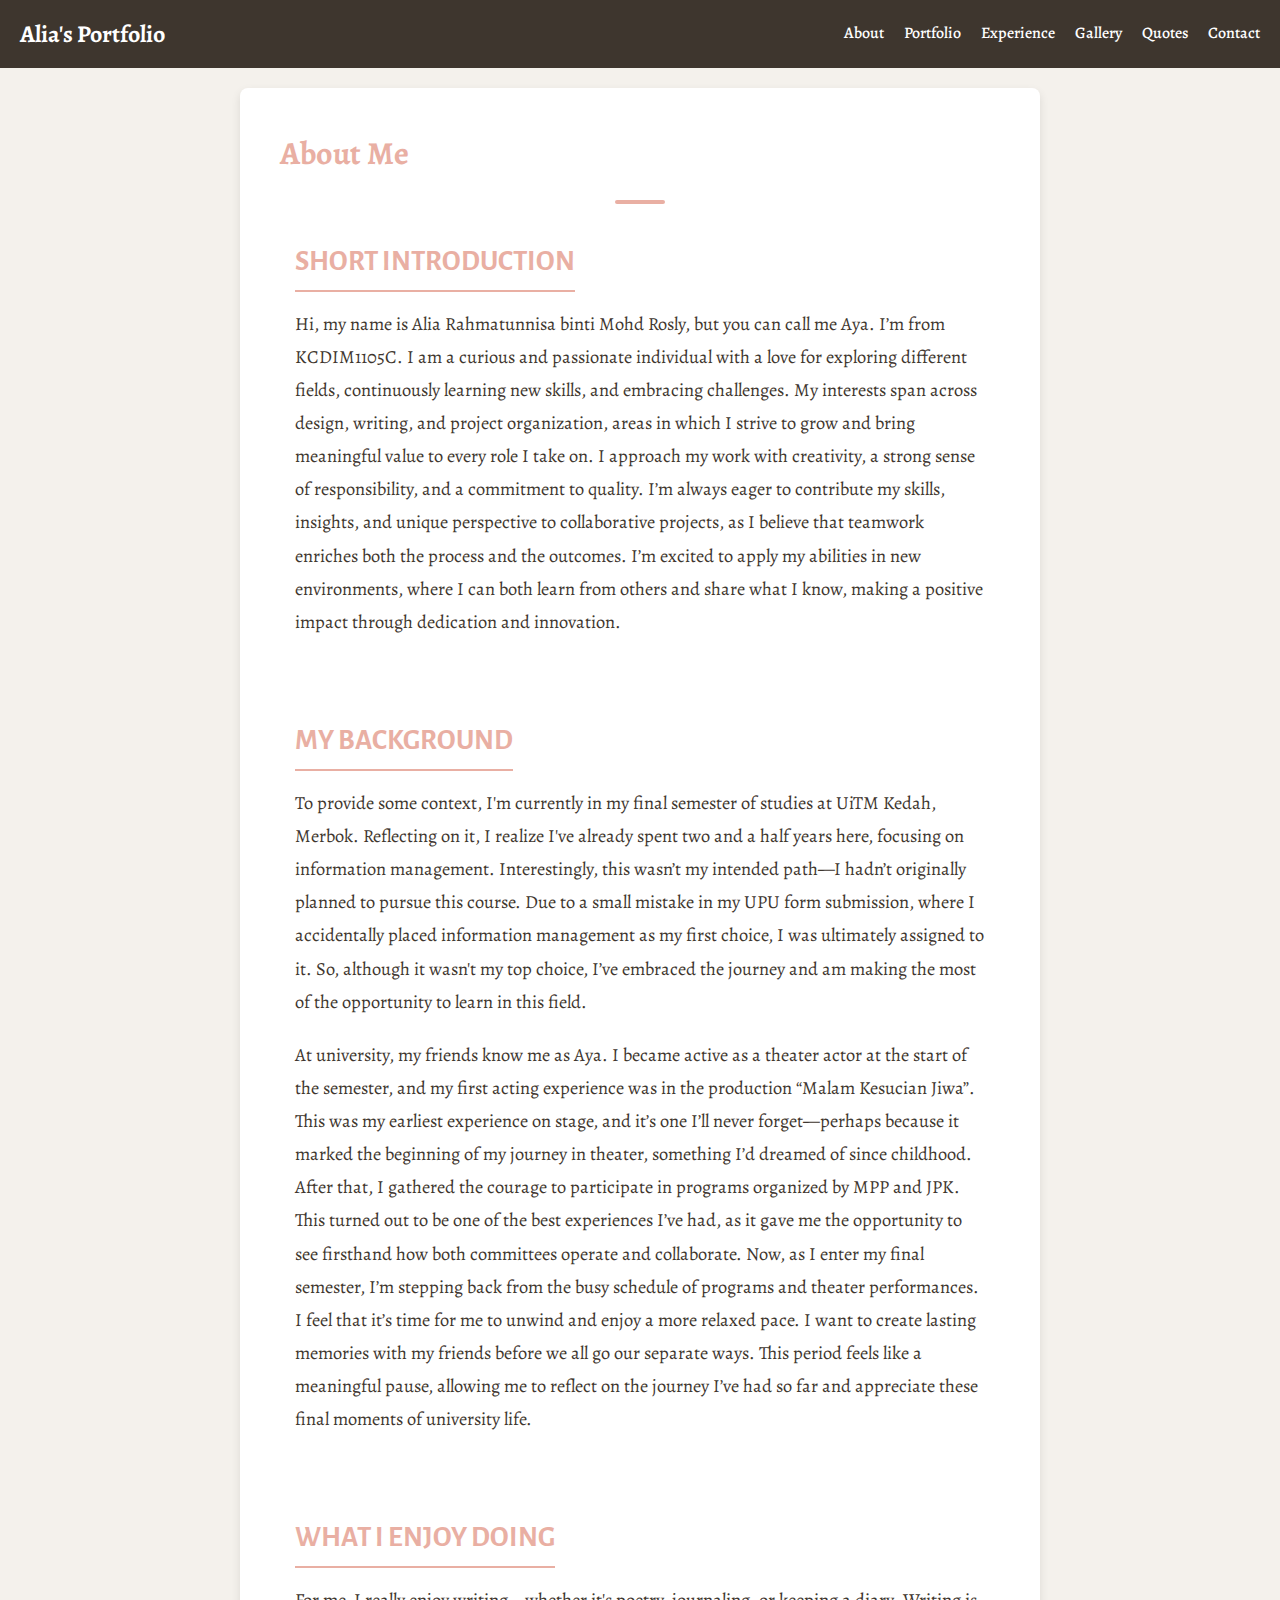
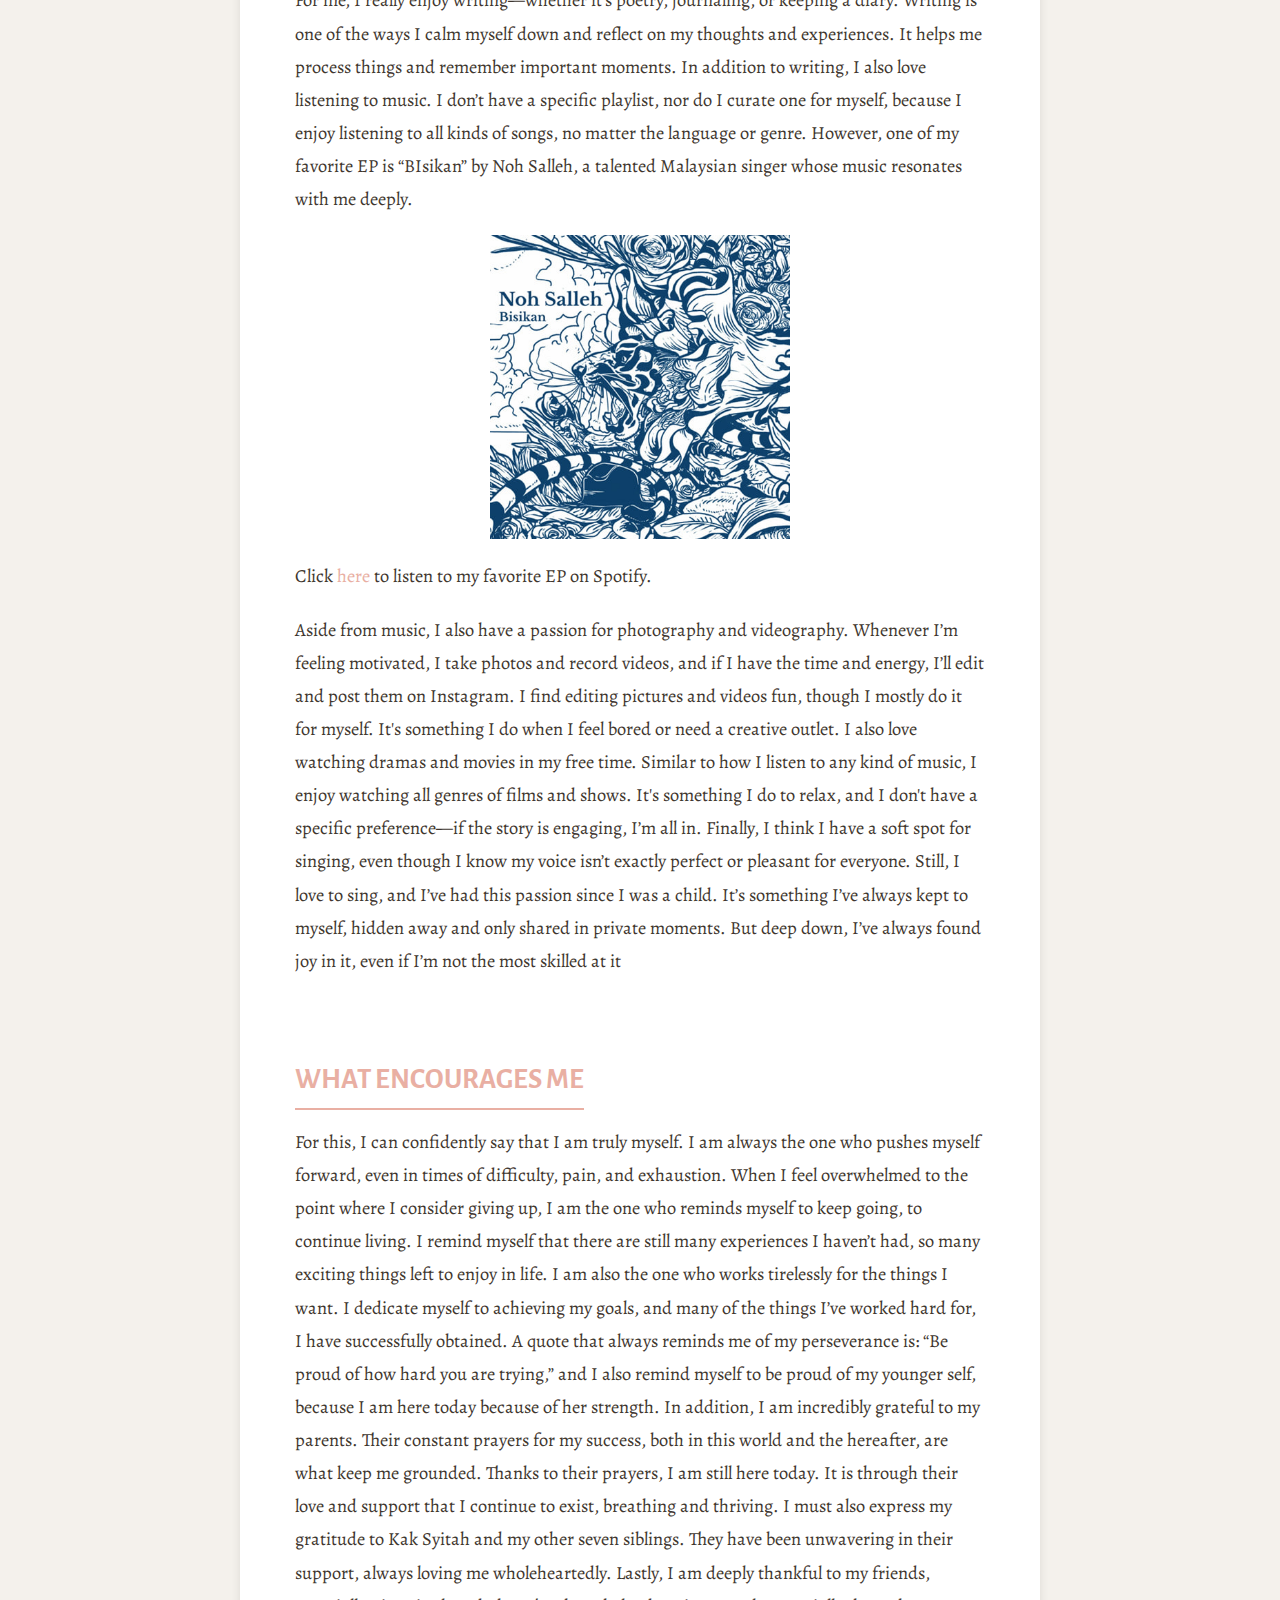
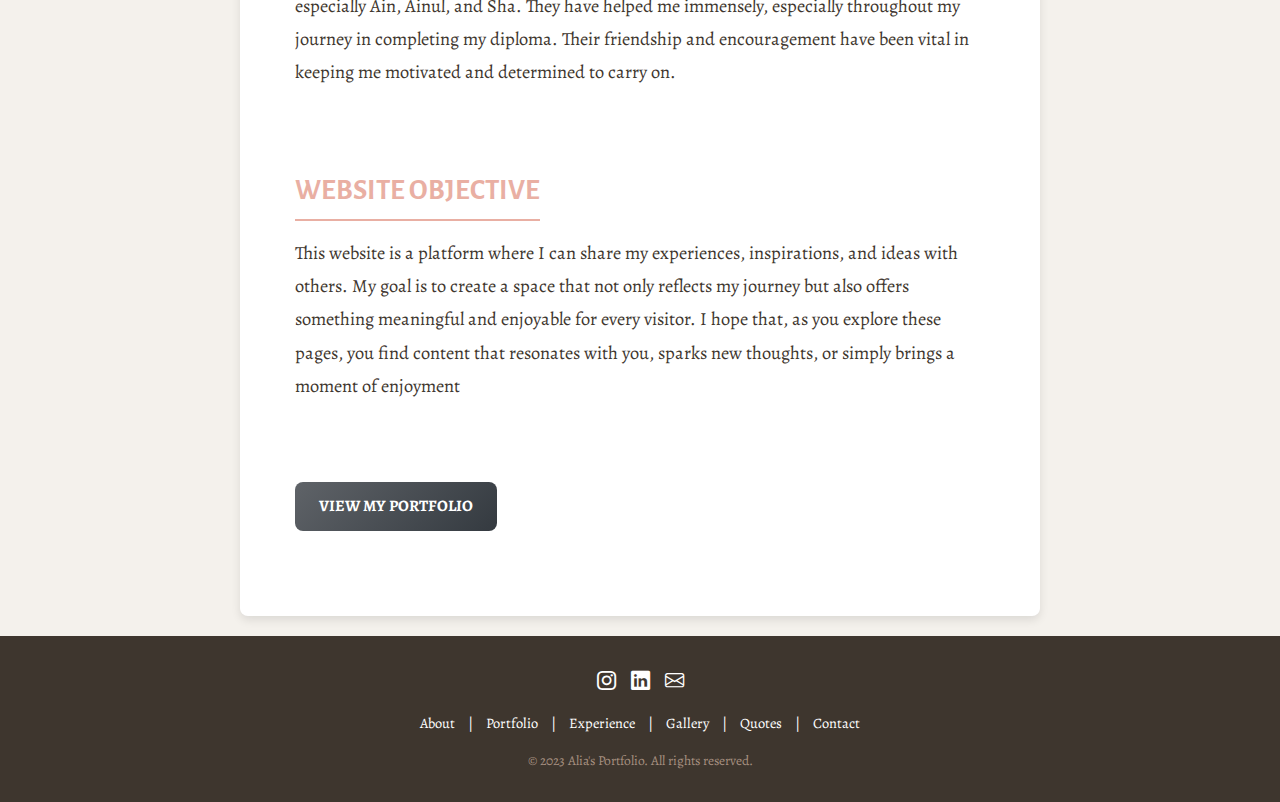
<file: index.html>
<!DOCTYPE html>
<html lang="en">

<head>
    <meta charset="UTF-8">
    <meta http-equiv="refresh" content="0; URL='./about.html'">
    <title>Redirecting...</title>
</head>

<body>
    <p>If you are not redirected, <a href="./about.html">click here</a>.</p>
</body>

</html>
</file>
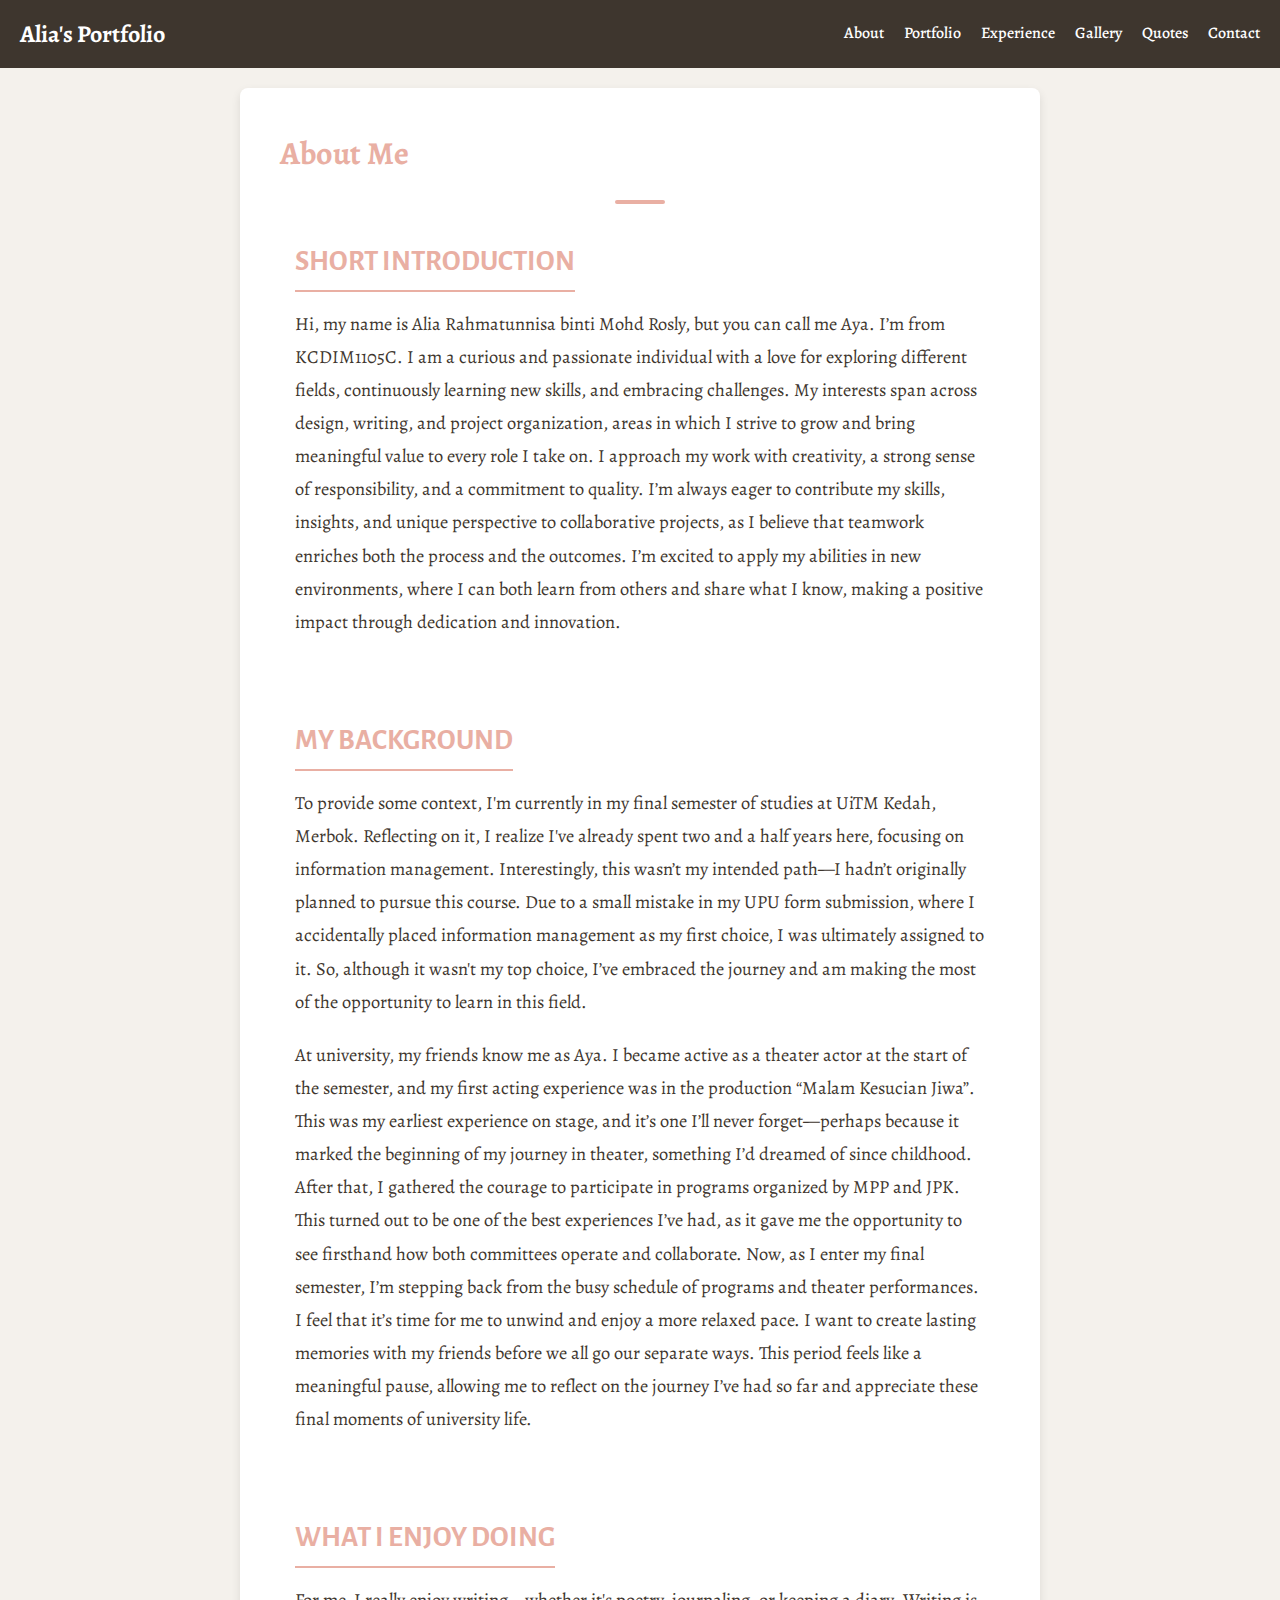
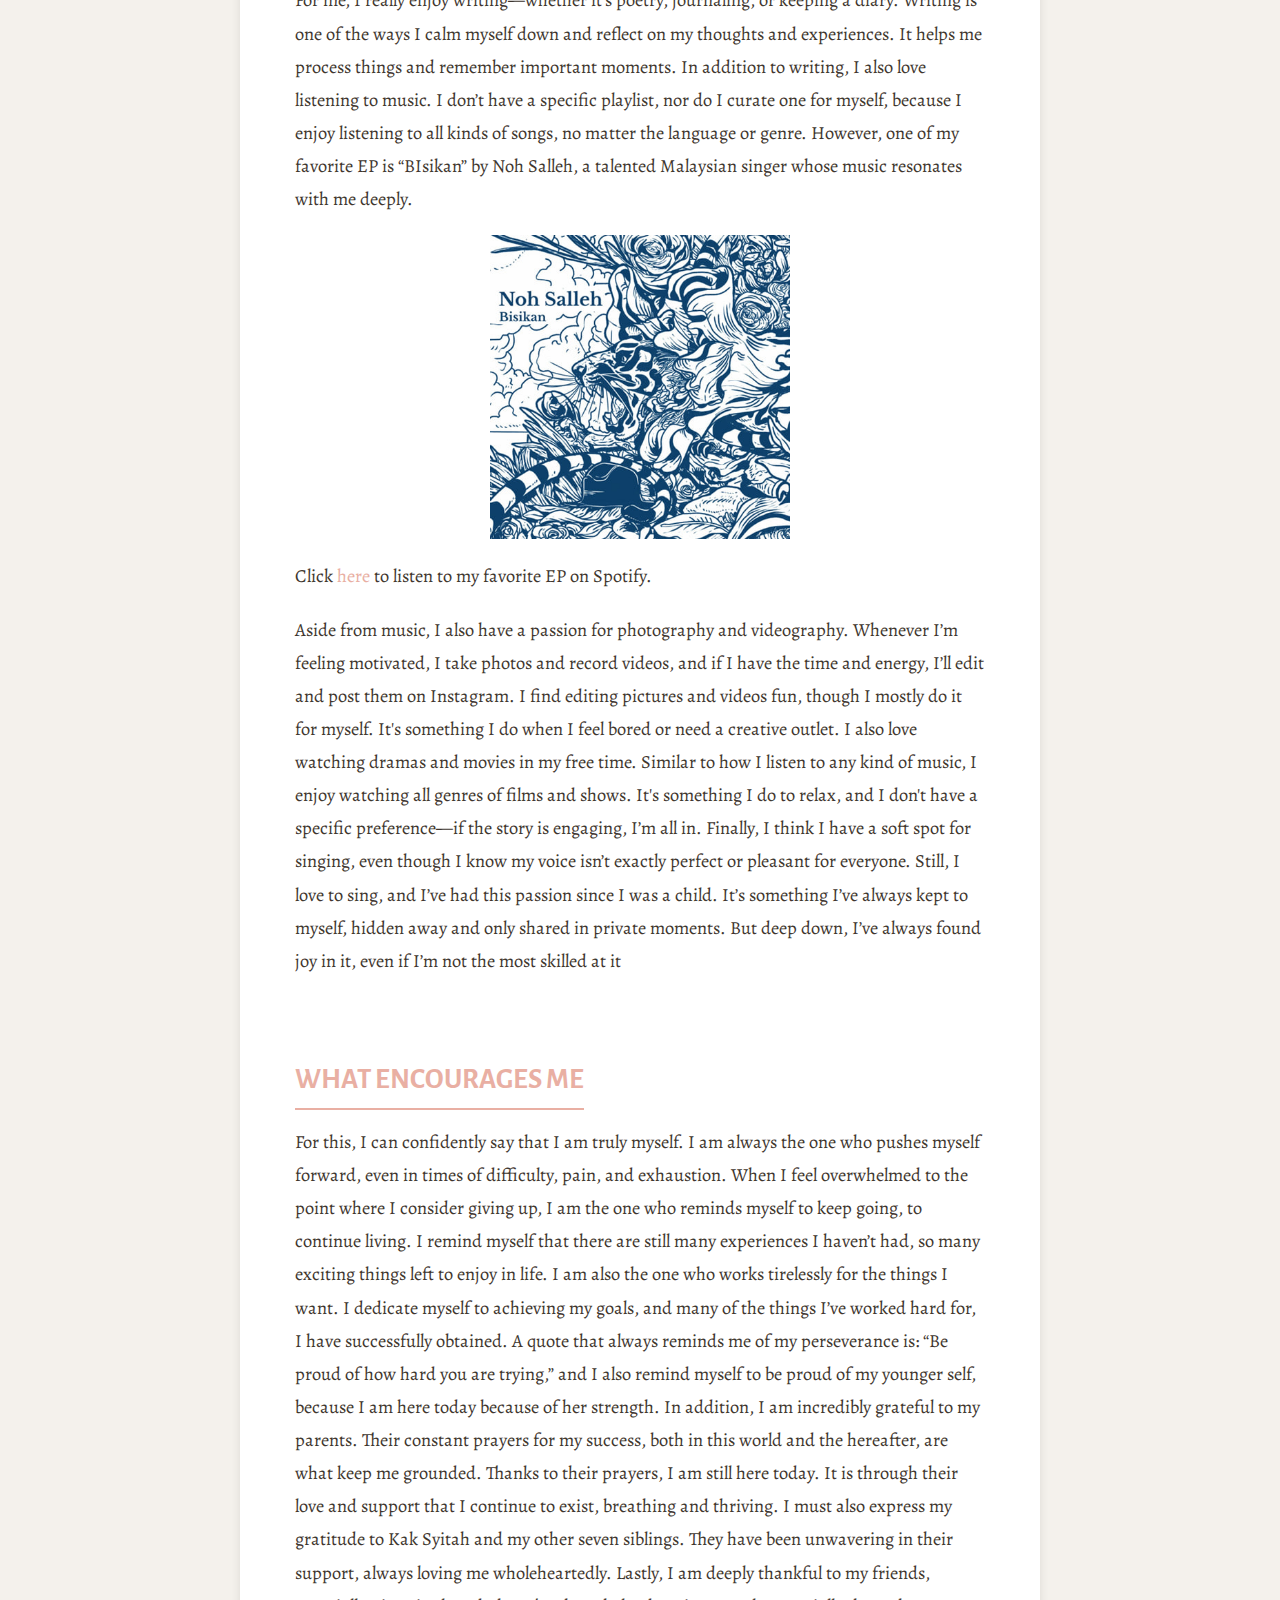
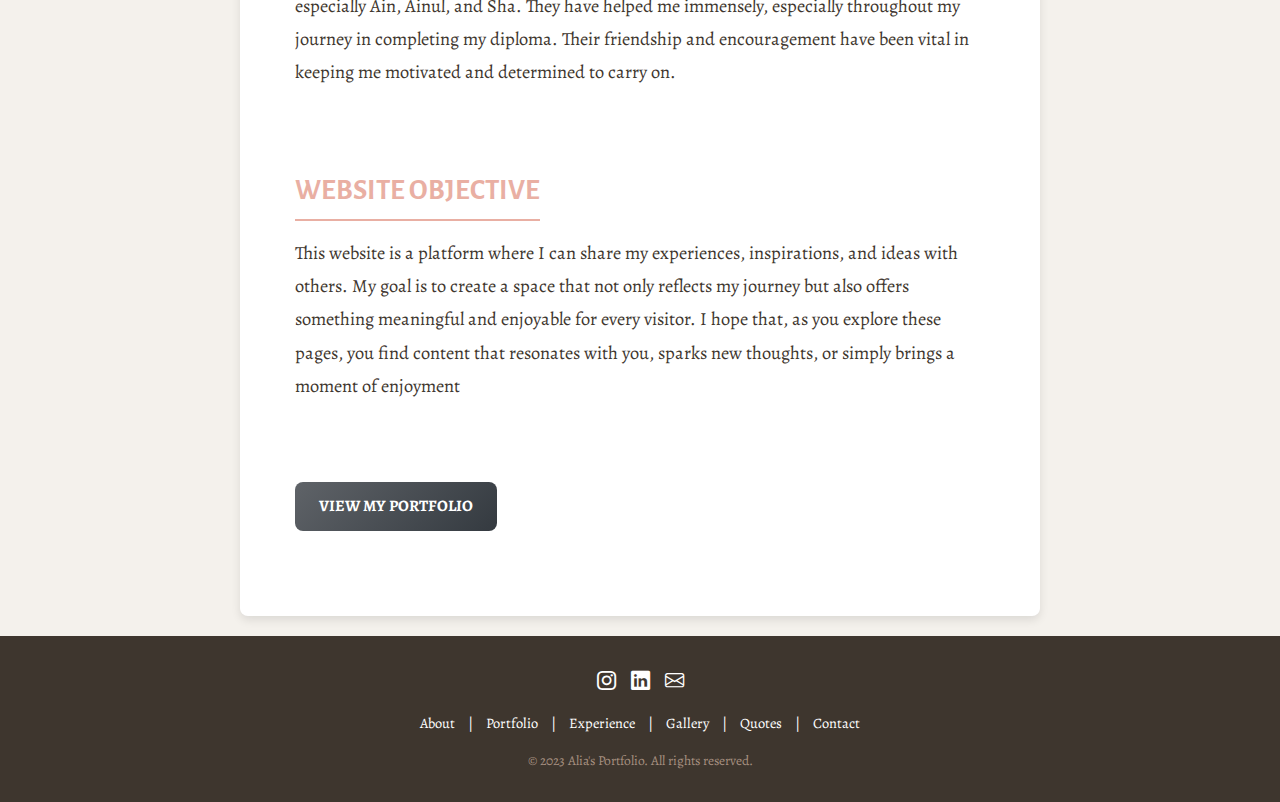
<file: about.html>
<!DOCTYPE html>
<html lang="en">

<head>
  <meta charset="UTF-8" />
  <meta name="viewport" content="width=device-width, initial-scale=1.0" />
  <title>About Alia</title>
  <link rel="stylesheet" href="styles.css" />
  <link href="https://fonts.googleapis.com/css2?family=Alegreya:wght@400;700&family=Alegreya+Sans:wght@900&display=swap"
    rel="stylesheet">
  <link rel="stylesheet" href="https://cdn.jsdelivr.net/npm/bootstrap-icons@1.10.5/font/bootstrap-icons.css">
  <style>
    * {
      margin: 0;
      padding: 0;
      box-sizing: border-box;
    }

    body {
      display: flex;
      flex-direction: column;
      font-family: 'Alegreya', serif;
      line-height: 1.6;
      background-color: #f4f1ec;
      color: #3e362e;
    }

    h1,
    h2 {
      color: #E9AFA3;
      margin-bottom: 15px;
    }

    h2 {
      font-family: 'Alegreya Sans', sans-serif;
      font-weight: 900;
      font-size: 2em;
      margin-bottom: 10px;
    }

    p {
      color: #5F6368;
      font-size: 1.1em;
      margin-bottom: 20px;
      line-height: 1.8;
    }

    .container {
      width: 90%;
      max-width: 800px;
      margin: 20px auto;
      padding: 40px;
      background-color: #ffffff;
      border-radius: 8px;
      box-shadow: 0 4px 10px rgba(0, 0, 0, 0.1);
      position: relative;
      overflow: hidden;
    }

    .container::before {
      content: '';
      position: absolute;
      top: -50px;
      left: -50px;
      width: 150px;
      height: 150px;
      border-radius: 50%;
      opacity: 0.2;
      z-index: 1;
    }

    .section {
      margin-bottom: 30px;
      position: relative;
      z-index: 2;
      padding: 15px;
    }

    .section h2 {
      font-size: 1.8em;
      font-weight: 700;
      text-transform: uppercase;
      border-bottom: 2px solid #E9AFA3;
      padding-bottom: 5px;
      margin-bottom: 15px;
      display: inline-block;
    }

    .section p {
      font-size: 1.15em;
      color: #3e362e;
    }

    .btn {
      display: inline-block;
      padding: 12px 24px;
      color: #fff;
      background: linear-gradient(135deg, #5F6368, #343A40);
      border: none;
      border-radius: 8px;
      font-size: 1em;
      font-weight: bold;
      text-transform: uppercase;
      text-decoration: none;
      transition: transform 0.3s, box-shadow 0.3s;
    }

    .btn:hover {
      transform: scale(1.05);
      box-shadow: 0 8px 15px rgba(0, 0, 0, 0.2);
    }

    .divider {
      width: 50px;
      height: 4px;
      background-color: #E9AFA3;
      margin: 20px auto;
      border-radius: 2px;
    }

    /* link styling */
    a {
      color: #E9AFA3;
      text-decoration: none;
    }

    a:hover {
      text-decoration: underline;
    }

    .albumCover {
      width: 100%;
      max-width: 300px;
      margin: 20px auto;
      display: block;
    }
  </style>
</head>

<body>
  <nav class="navbar">
    <div class="logo">Alia's Portfolio</div>
    <div class="menu-icon" onclick="toggleMenu()">&#9776;</div>
    <ul id="navbar-links">
      <li><a href="about.html">About</a></li>
      <li><a href="portfolio.html">Portfolio</a></li>
      <li><a href="experience.html">Experience</a></li>
      <li><a href="gallery.html">Gallery</a></li>
      <li><a href="quotes.html">Quotes</a></li>
      <li><a href="contact.html">Contact</a></li>
    </ul>
  </nav>

  <div class="container">
    <h1>About Me</h1>
    <div class="divider"></div>
    <div class="section">
      <h2>Short Introduction</h2>
      <p>
        Hi, my name is Alia Rahmatunnisa binti Mohd Rosly, but you can call me Aya. I’m from
        KCDIM1105C. I am a curious and passionate individual with a love for exploring different fields,
        continuously learning new skills, and embracing challenges. My interests span across design,
        writing, and project organization, areas in which I strive to grow and bring meaningful value to
        every role I take on. I approach my work with creativity, a strong sense of responsibility, and a
        commitment to quality. I’m always eager to contribute my skills, insights, and unique perspective
        to collaborative projects, as I believe that teamwork enriches both the process and the
        outcomes. I’m excited to apply my abilities in new environments, where I can both learn from
        others and share what I know, making a positive impact through dedication and innovation.
      </p>
    </div>

    <div class="section">
      <h2>My Background</h2>
      <p>
        To provide some context, I'm currently in my final semester of studies at UiTM Kedah, Merbok.
        Reflecting on it, I realize I've already spent two and a half years here, focusing on information
        management. Interestingly, this wasn’t my intended path—I hadn’t originally planned to pursue
        this course. Due to a small mistake in my UPU form submission, where I accidentally placed
        information management as my first choice, I was ultimately assigned to it. So, although it
        wasn't my top choice, I’ve embraced the journey and am making the most of the opportunity to
        learn in this field.
      </p>
      <p>
        At university, my friends know me as Aya. I became active as a theater actor at the start of the
        semester, and my first acting experience was in the production “Malam Kesucian Jiwa”. This
        was my earliest experience on stage, and it’s one I’ll never forget—perhaps because it marked
        the beginning of my journey in theater, something I’d dreamed of since childhood. After that, I
        gathered the courage to participate in programs organized by MPP and JPK. This turned out to
        be one of the best experiences I’ve had, as it gave me the opportunity to see firsthand how both
        committees operate and collaborate. Now, as I enter my final semester, I’m stepping back from
        the busy schedule of programs and theater performances. I feel that it’s time for me to unwind
        and enjoy a more relaxed pace. I want to create lasting memories with my friends before we all
        go our separate ways. This period feels like a meaningful pause, allowing me to reflect on the
        journey I’ve had so far and appreciate these final moments of university life.

      </p>
    </div>

    <div class="section">
      <h2>What I Enjoy Doing</h2>
      <p>
        For me, I really enjoy writing—whether it's poetry, journaling, or keeping a diary. Writing is one of
        the ways I calm myself down and reflect on my thoughts and experiences. It helps me process
        things and remember important moments. In addition to writing, I also love listening to music. I
        don’t have a specific playlist, nor do I curate one for myself, because I enjoy listening to all kinds
        of songs, no matter the language or genre. However, one of my favorite EP is “BIsikan” by Noh
        Salleh, a talented Malaysian singer whose music resonates with me deeply.
      </p>
      <!-- put image of spotify cover -->
      <img src="images/noh_salleh_album.jpg" alt="Spotify Cover" class="albumCover">
      <!-- link for spotify -->
      <p>
        Click <a href="https://shorturl.at/90PjS" target="_blank">here</a> to listen to my favorite EP on Spotify.
      </p>
      <p>
        Aside from music, I also have a passion for photography and videography. Whenever I’m feeling
        motivated, I take photos and record videos, and if I have the time and energy, I’ll edit and post
        them on Instagram. I find editing pictures and videos fun, though I mostly do it for myself. It's
        something I do when I feel bored or need a creative outlet. I also love watching dramas and
        movies in my free time. Similar to how I listen to any kind of music, I enjoy watching all genres of
        films and shows. It's something I do to relax, and I don't have a specific preference—if the story
        is engaging, I’m all in. Finally, I think I have a soft spot for singing, even though I know my voice
        isn’t exactly perfect or pleasant for everyone. Still, I love to sing, and I’ve had this passion since
        I was a child. It’s something I’ve always kept to myself, hidden away and only shared in private
        moments. But deep down, I’ve always found joy in it, even if I’m not the most skilled at it
      </p <!-- -->

    </div>

    <div class="section">
      <h2>What Encourages Me</h2>
      <p>
        For this, I can confidently say that I am truly myself. I am always the one who pushes myself
        forward, even in times of difficulty, pain, and exhaustion. When I feel overwhelmed to the point
        where I consider giving up, I am the one who reminds myself to keep going, to continue living. I
        remind myself that there are still many experiences I haven’t had, so many exciting things left to
        enjoy in life. I am also the one who works tirelessly for the things I want. I dedicate myself to
        achieving my goals, and many of the things I’ve worked hard for, I have successfully obtained. A
        quote that always reminds me of my perseverance is: “Be proud of how hard you are trying,”
        and I also remind myself to be proud of my younger self, because I am here today because of
        her strength. In addition, I am incredibly grateful to my parents. Their constant prayers for my
        success, both in this world and the hereafter, are what keep me grounded. Thanks to their
        prayers, I am still here today. It is through their love and support that I continue to exist,
        breathing and thriving. I must also express my gratitude to Kak Syitah and my other seven
        siblings. They have been unwavering in their support, always loving me wholeheartedly. Lastly, I
        am deeply thankful to my friends, especially Ain, Ainul, and Sha. They have helped me
        immensely, especially throughout my journey in completing my diploma. Their friendship and
        encouragement have been vital in keeping me motivated and determined to carry on.
      </p>
    </div>

    <div class="section">
      <h2>Website Objective</h2>
      <p>
        This website is a platform where I can share my experiences, inspirations,
        and ideas with others. My goal is to create a space that not only reflects my journey but also
        offers something meaningful and enjoyable for every visitor. I hope that, as you explore these
        pages, you find content that resonates with you, sparks new thoughts, or simply brings a
        moment of enjoyment
      </p>
    </div>

    <div class="section">
      <a href="portfolio.html" class="btn">View My Portfolio</a>
    </div>
  </div>

  <footer class="footer">
    <div class="footer-content">
      <div class="social-icons">
        <a href="https://www.instagram.com/aya.rosly/profilecard/?igsh=Y2g1aW9saHU5emxi" target="_blank"
          aria-label="Instagram">
          <i class="bi bi-instagram"></i>
        </a>
        <a href="https://www.linkedin.com/in/alia-rosly-589a17259/" target="_blank" aria-label="LinkedIn">
          <i class="bi bi-linkedin"></i>
        </a>
        <a href="mailto:aliarosly0004@gmail.com" aria-label="Email">
          <i class="bi bi-envelope"></i>
        </a>
      </div>
      <div class="footer-links">
        <a href="about.html">About</a> |
        <a href="portfolio.html">Portfolio</a> |
        <a href="experience.html">Experience</a> |
        <a href="gallery.html">Gallery</a> |
        <a href="quotes.html">Quotes</a> |
        <a href="contact.html">Contact</a>
      </div>
      <div class="copyright">
        &copy; 2023 Alia's Portfolio. All rights reserved.
      </div>
    </div>
  </footer>

  <script>
    function toggleMenu() {
      const navbarLinks = document.getElementById("navbar-links");
      navbarLinks.classList.toggle("show");
    }
  </script>
</body>

</html>
</file>
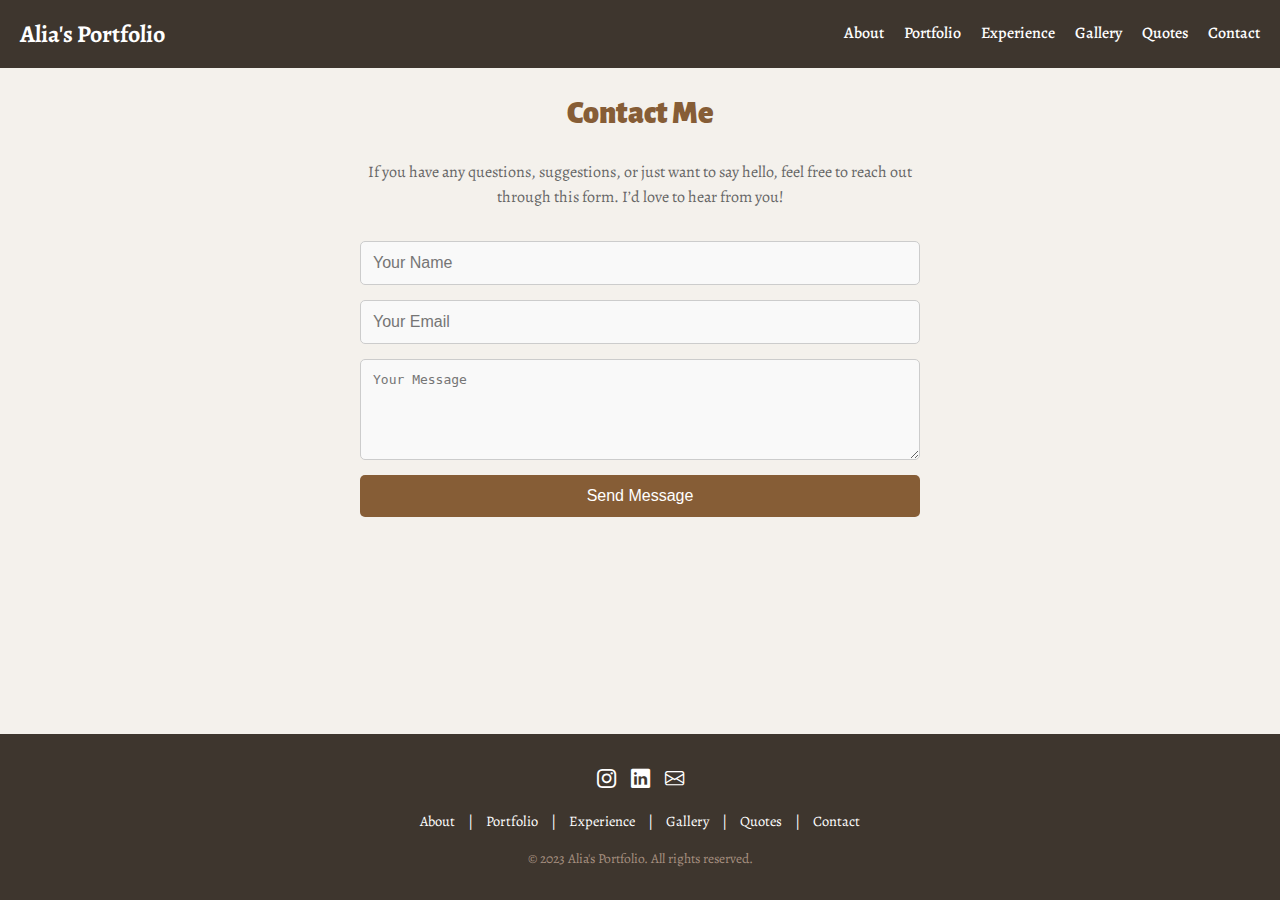
<file: contact.html>
<!DOCTYPE html>
<html lang="en">

<head>
    <meta charset="UTF-8">
    <meta name="viewport" content="width=device-width, initial-scale=1.0">
    <title>Contact - Alia's Portfolio</title>
    <link rel="stylesheet" href="styles.css" />
    <link
        href="https://fonts.googleapis.com/css2?family=Alegreya:wght@400;700&family=Alegreya+Sans:wght@900&display=swap"
        rel="stylesheet">
    <link rel="stylesheet" href="https://cdn.jsdelivr.net/npm/bootstrap-icons@1.10.5/font/bootstrap-icons.css">
    <style>
        * {
            margin: 0;
            padding: 0;
            box-sizing: border-box;
        }

        html,
        body {
            height: 100%;
        }

        body {
            display: flex;
            flex-direction: column;
            font-family: 'Alegreya', serif;
            line-height: 1.6;
            background-color: #f4f1ec;
            color: #3e362e;
        }

        h2 {
            font-family: 'Alegreya Sans', sans-serif;
            font-weight: 900;
            color: #865d36;
            font-size: 2em;
            margin-bottom: 20px;
        }

        p {
            color: #666;
            margin-bottom: 30px;
        }

        .container {
            max-width: 600px;
            margin: 0 auto;
            padding: 20px;
            text-align: center;
            flex-grow: 1;
        }

        .contact-form {
            display: flex;
            flex-direction: column;
            gap: 15px;
        }

        .contact-form input,
        .contact-form textarea {
            padding: 12px;
            border: 1px solid #ccc;
            border-radius: 5px;
            font-size: 1em;
            width: 100%;
            resize: vertical;
            background-color: #f9f9f9;
            color: #3e362e;
        }

        .contact-form button {
            padding: 12px;
            background-color: #865d36;
            color: #fff;
            border: none;
            border-radius: 5px;
            font-size: 1em;
            cursor: pointer;
            transition: background-color 0.3s ease;
        }

        .contact-form button:hover {
            background-color: #6e4b2f;
        }

        .social-links {
            margin-top: 30px;
            display: flex;
            justify-content: center;
            gap: 20px;
        }

        .social-links a {
            color: #865d36;
            font-size: 1.5em;
            text-decoration: none;
            transition: color 0.3s ease;
        }

        .social-links a:hover {
            color: #6e4b2f;
        }
    </style>
</head>

<body>

    <nav class="navbar">
        <div class="logo">Alia's Portfolio</div>
        <div class="menu-icon" onclick="toggleMenu()">&#9776;</div>
        <ul id="navbar-links">
            <li><a href="about.html">About</a></li>
            <li><a href="portfolio.html">Portfolio</a></li>
            <li><a href="experience.html">Experience</a></li>
            <li><a href="gallery.html">Gallery</a></li>
            <li><a href="quotes.html">Quotes</a></li>
            <li><a href="contact.html">Contact</a></li>
        </ul>
    </nav>

    <div class="container">
        <h2>Contact Me</h2>
        <p>If you have any questions, suggestions, or just want to say hello, feel free to reach out through this form.
            I’d love to hear from you!</p>

        <form class="contact-form" action="mailto:alia@example.com" method="post" enctype="text/plain">
            <input type="text" name="name" placeholder="Your Name" required>
            <input type="email" name="email" placeholder="Your Email" required>
            <textarea name="message" rows="5" placeholder="Your Message" required></textarea>
            <button type="submit">Send Message</button>
        </form>
    </div>

    <footer class="footer">
        <div class="footer-content">
            <div class="social-icons">
                <a href="https://www.instagram.com/aya.rosly/profilecard/?igsh=Y2g1aW9saHU5emxi" target="_blank"
                    aria-label="Instagram">
                    <i class="bi bi-instagram"></i>
                </a>
                <a href="https://www.linkedin.com/in/alia-rosly-589a17259/" target="_blank" aria-label="LinkedIn">
                    <i class="bi bi-linkedin"></i>
                </a>
                <a href="mailto:aliarosly0004@gmail.com" aria-label="Email">
                    <i class="bi bi-envelope"></i>
                </a>
            </div>

            <div class="footer-links">
                <a href="about.html">About</a> |
                <a href="portfolio.html">Portfolio</a> |
                <a href="experience.html">Experience</a> |
                <a href="gallery.html">Gallery</a> |
                <a href="quotes.html">Quotes</a> |
                <a href="contact.html">Contact</a>
            </div>

            <div class="copyright">
                &copy; 2023 Alia's Portfolio. All rights reserved.
            </div>
        </div>
    </footer>

    <script>
        function toggleMenu() {
            const navbarLinks = document.getElementById("navbar-links");
            navbarLinks.classList.toggle("show");
        }
    </script>
</body>

</html>
</file>
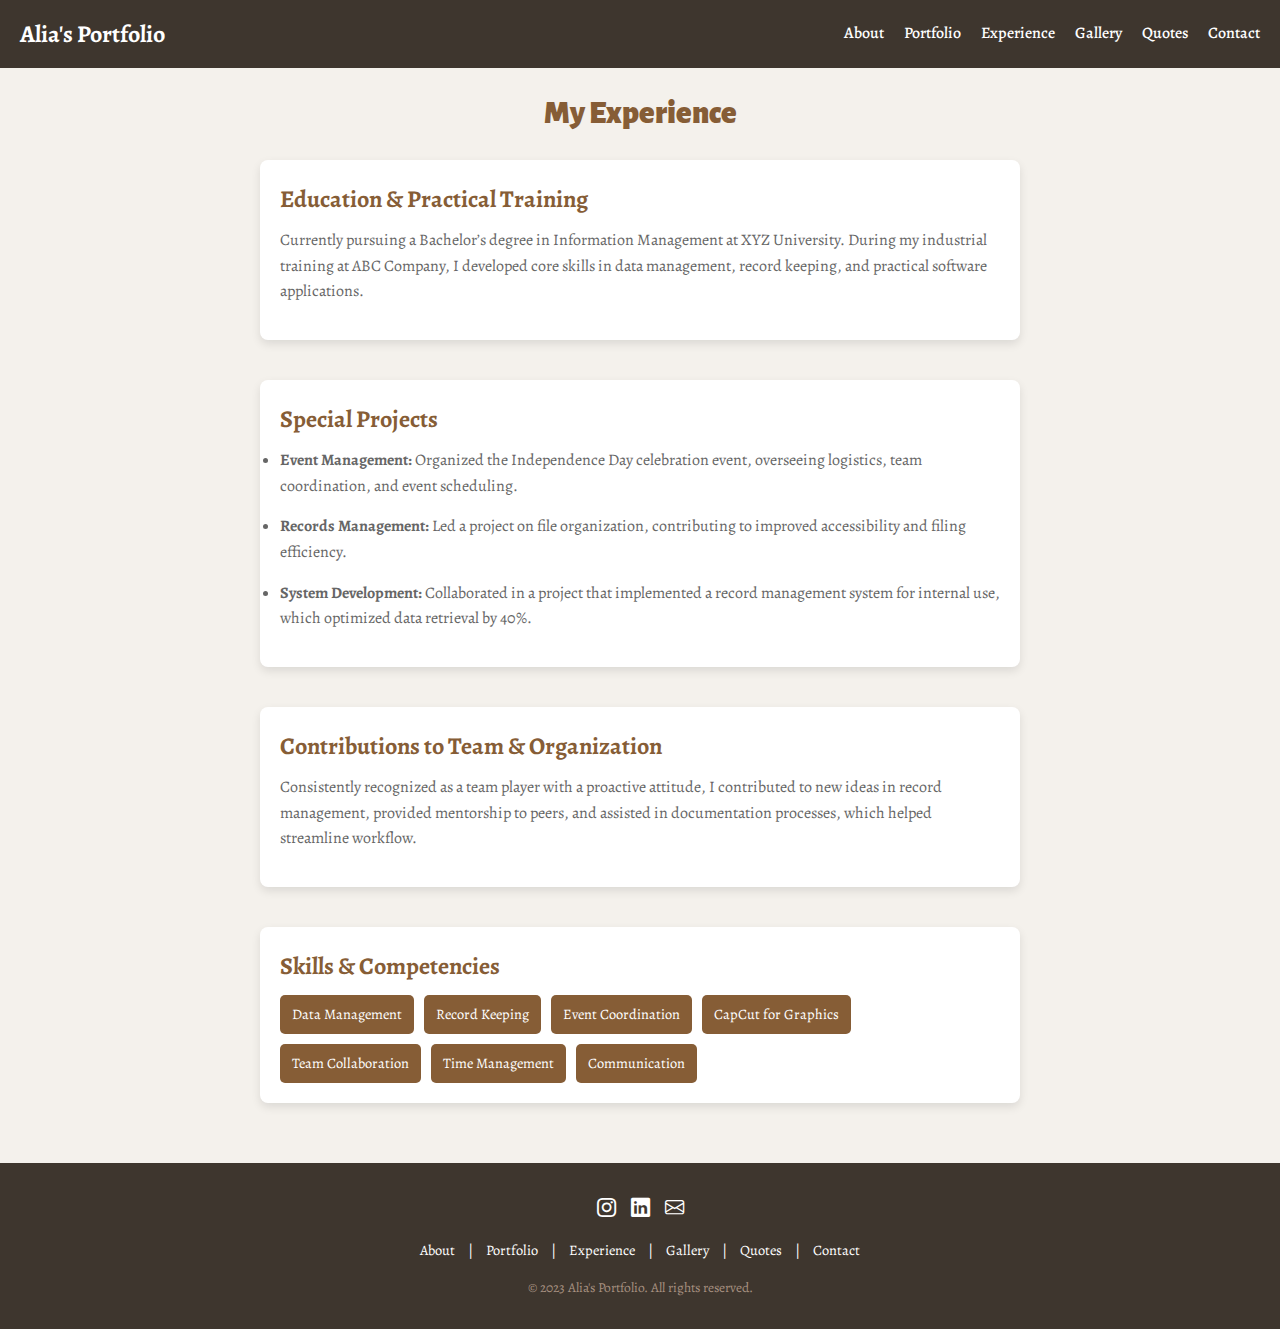
<file: experience.html>
<!DOCTYPE html>
<html lang="en">

<head>
    <meta charset="UTF-8" />
    <meta name="viewport" content="width=device-width, initial-scale=1.0" />
    <title>Experience - Alia's Portfolio</title>
    <link rel="stylesheet" href="styles.css" />
    <link
        href="https://fonts.googleapis.com/css2?family=Alegreya:wght@400;700&family=Alegreya+Sans:wght@900&display=swap"
        rel="stylesheet">
    <link rel="stylesheet" href="https://cdn.jsdelivr.net/npm/bootstrap-icons@1.10.5/font/bootstrap-icons.css">
    <style>
        * {
            margin: 0;
            padding: 0;
            box-sizing: border-box;
        }

        body {
            font-family: 'Alegreya', serif;
            line-height: 1.6;
            background-color: #f4f1ec;
            color: #3e362e;
        }

        h2 {
            font-family: 'Alegreya Sans', sans-serif;
            font-weight: 900;
            color: #865d36;
            font-size: 2em;
            margin-bottom: 20px;
            text-align: center;
        }

        .container {
            max-width: 800px;
            margin: 0 auto;
            padding: 20px;
        }

        .section {
            margin-bottom: 40px;
            padding: 20px;
            background-color: #fff;
            border-radius: 8px;
            box-shadow: 0 4px 10px rgba(0, 0, 0, 0.1);
        }

        .section h3 {
            font-size: 1.5em;
            color: #865d36;
            margin-bottom: 10px;
        }

        .section p,
        .section ul li {
            color: #666;
            line-height: 1.6;
            margin-bottom: 15px;
        }

        .skills {
            display: flex;
            flex-wrap: wrap;
            gap: 10px;
        }

        .skills .skill {
            padding: 8px 12px;
            background-color: #865d36;
            color: #fff;
            border-radius: 5px;
            font-size: 0.9em;
        }
    </style>
</head>

<body>
    <nav class="navbar">
        <div class="logo">Alia's Portfolio</div>
        <div class="menu-icon" onclick="toggleMenu()">&#9776;</div>
        <ul id="navbar-links">
            <li><a href="about.html">About</a></li>
            <li><a href="portfolio.html">Portfolio</a></li>
            <li><a href="experience.html">Experience</a></li>
            <li><a href="gallery.html">Gallery</a></li>
            <li><a href="quotes.html">Quotes</a></li>
            <li><a href="contact.html">Contact</a></li>
        </ul>
    </nav>

    <div class="container">
        <h2>My Experience</h2>

        <div class="section">
            <h3>Education & Practical Training</h3>
            <p>
                Currently pursuing a Bachelor’s degree in Information Management at XYZ University. During my industrial
                training at ABC Company, I developed core skills in data management, record keeping, and practical
                software applications.
            </p>
        </div>

        <div class="section">
            <h3>Special Projects</h3>
            <ul>
                <li><strong>Event Management:</strong> Organized the Independence Day celebration event, overseeing
                    logistics, team coordination, and event scheduling.
                </li>
                <li><strong>Records Management:</strong> Led a project on file organization, contributing to improved
                    accessibility and filing efficiency.
                </li>
                <li><strong>System Development:</strong> Collaborated in a project that implemented a record management
                    system for internal use, which optimized data retrieval by 40%.
                </li>
            </ul>
        </div>

        <div class="section">
            <h3>Contributions to Team & Organization</h3>
            <p>
                Consistently recognized as a team player with a proactive attitude, I contributed to new ideas in record
                management, provided mentorship to peers, and assisted in documentation processes, which helped
                streamline workflow.
            </p>
        </div>

        <div class="section">
            <h3>Skills & Competencies</h3>
            <div class="skills">
                <div class="skill">Data Management</div>
                <div class="skill">Record Keeping</div>
                <div class="skill">Event Coordination</div>
                <div class="skill">CapCut for Graphics</div>
                <div class="skill">Team Collaboration</div>
                <div class="skill">Time Management</div>
                <div class="skill">Communication</div>
            </div>
        </div>
    </div>

    <footer class="footer">
        <div class="footer-content">
            <div class="social-icons">
                <a href="https://www.instagram.com/aya.rosly/profilecard/?igsh=Y2g1aW9saHU5emxi" target="_blank"
                    aria-label="Instagram">
                    <i class="bi bi-instagram"></i>
                </a>
                <a href="https://www.linkedin.com/in/alia-rosly-589a17259/" target="_blank" aria-label="LinkedIn">
                    <i class="bi bi-linkedin"></i>
                </a>
                <a href="mailto:aliarosly0004@gmail.com" aria-label="Email">
                    <i class="bi bi-envelope"></i>
                </a>
            </div>

            <div class="footer-links">
                <a href="about.html">About</a> |
                <a href="portfolio.html">Portfolio</a> |
                <a href="experience.html">Experience</a> |
                <a href="gallery.html">Gallery</a> |
                <a href="quotes.html">Quotes</a> |
                <a href="contact.html">Contact</a>
            </div>

            <div class="copyright">
                &copy; 2023 Alia's Portfolio. All rights reserved.
            </div>
        </div>
    </footer>

    <script>
        function toggleMenu() {
            const navbarLinks = document.getElementById("navbar-links");
            navbarLinks.classList.toggle("show");
        }
    </script>
</body>

</html>
</file>
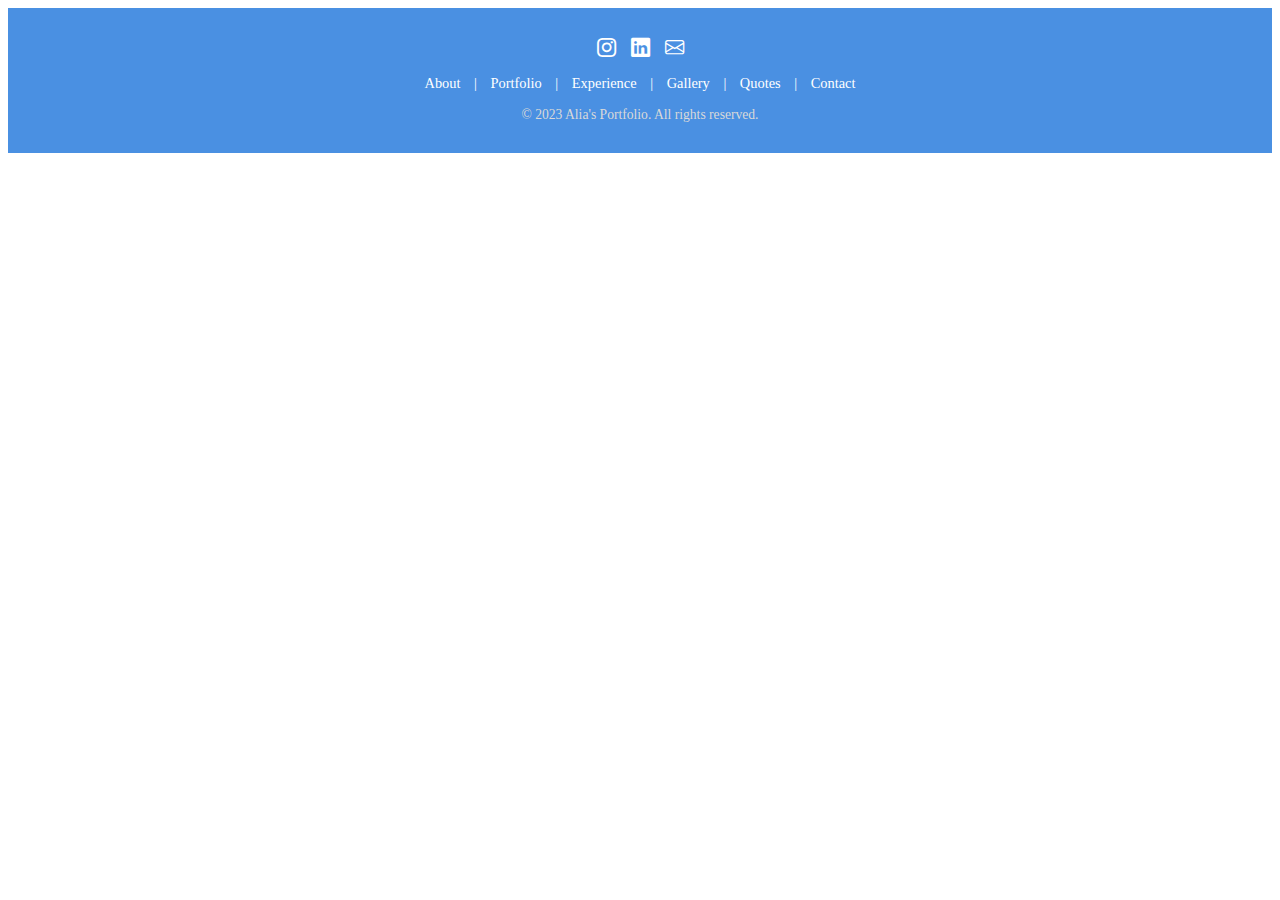
<file: footer.html>
<!DOCTYPE html>
<html lang="en">

<head>
  <meta charset="UTF-8">
  <meta name="viewport" content="width=device-width, initial-scale=1.0">
  <title>Footer for Portfolio</title>
  <link rel="stylesheet" href="https://cdn.jsdelivr.net/npm/bootstrap-icons@1.10.5/font/bootstrap-icons.css">
  <style>
    .footer {
      background-color: #4A90E2;
      color: #fff;
      padding: 30px 20px;
      text-align: center;
    }

    .footer-content {
      max-width: 1200px;
      margin: 0 auto;
    }

    .footer .social-icons {
      display: flex;
      justify-content: center;
      gap: 15px;
      margin-bottom: 15px;
    }

    .footer .social-icons a {
      color: #fff;
      font-size: 1.2em;
      text-decoration: none;
      transition: color 0.3s ease;
    }

    .footer .social-icons a:hover {
      color: #d9d9d9;
    }

    .footer .footer-links {
      margin: 15px 0;
      font-size: 0.9em;
    }

    .footer .footer-links a {
      color: #fff;
      margin: 0 10px;
      text-decoration: none;
      transition: color 0.3s ease;
    }

    .footer .footer-links a:hover {
      color: #d9d9d9;
    }

    .footer .copyright {
      font-size: 0.85em;
      margin-top: 15px;
      color: #d9d9d9;
    }
  </style>
</head>

<body>

  <footer class="footer">
    <div class="footer-content">
      <div class="social-icons">
        <a href="https://www.instagram.com/aya.rosly/profilecard/?igsh=Y2g1aW9saHU5emxi" target="_blank"
          aria-label="Instagram">
          <i class="bi bi-instagram"></i>
        </a>
        <a href="https://www.linkedin.com/in/alia-rosly-589a17259/" target="_blank" aria-label="LinkedIn">
          <i class="bi bi-linkedin"></i>
        </a>
        <a href="mailto:aliarosly0004@gmail.com" aria-label="Email">
          <i class="bi bi-envelope"></i>
        </a>
      </div>

      <div class="footer-links">
        <a href="about.html">About</a> |
        <a href="portfolio.html">Portfolio</a> |
        <a href="experience.html">Experience</a> |
        <a href="gallery.html">Gallery</a> |
        <a href="quotes.html">Quotes</a> |
        <a href="contact.html">Contact</a>
      </div>

      <div class="copyright">
        &copy; 2023 Alia's Portfolio. All rights reserved.
      </div>
    </div>
  </footer>

</body>

</html>
</file>
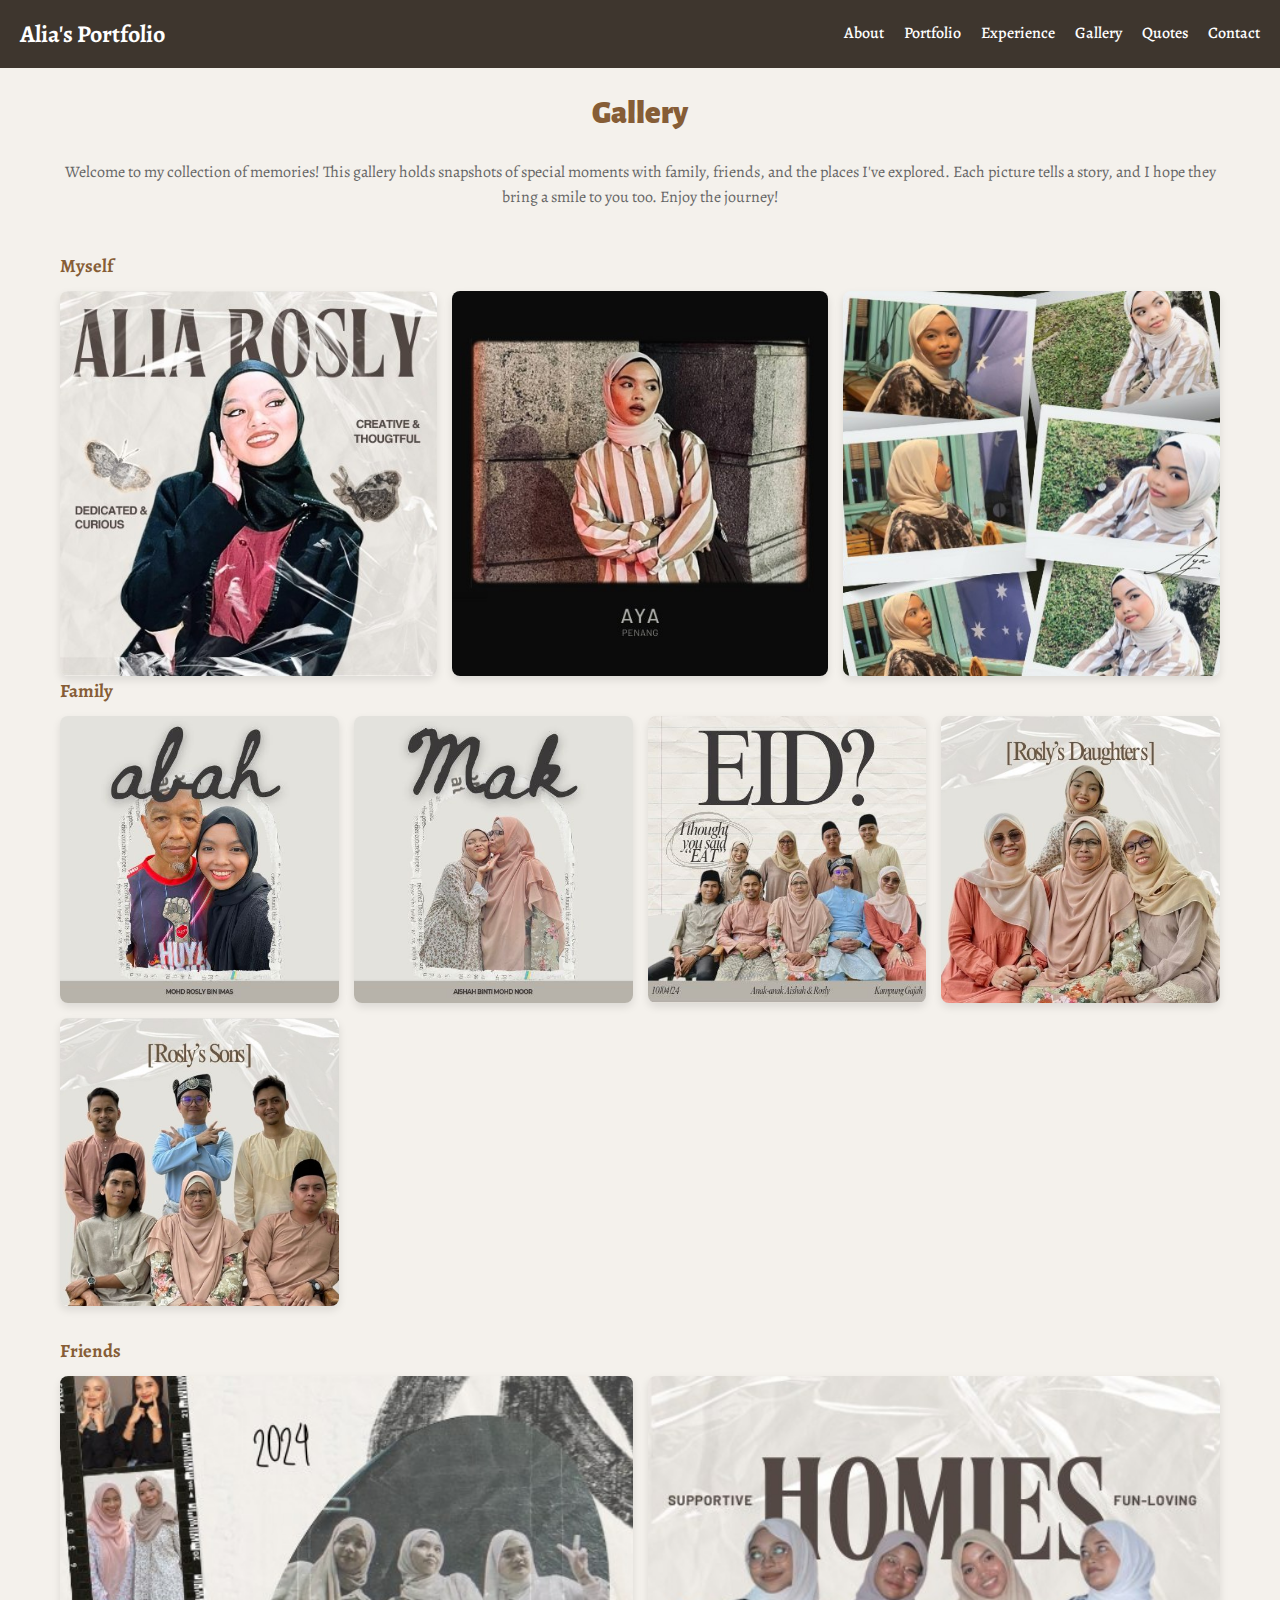
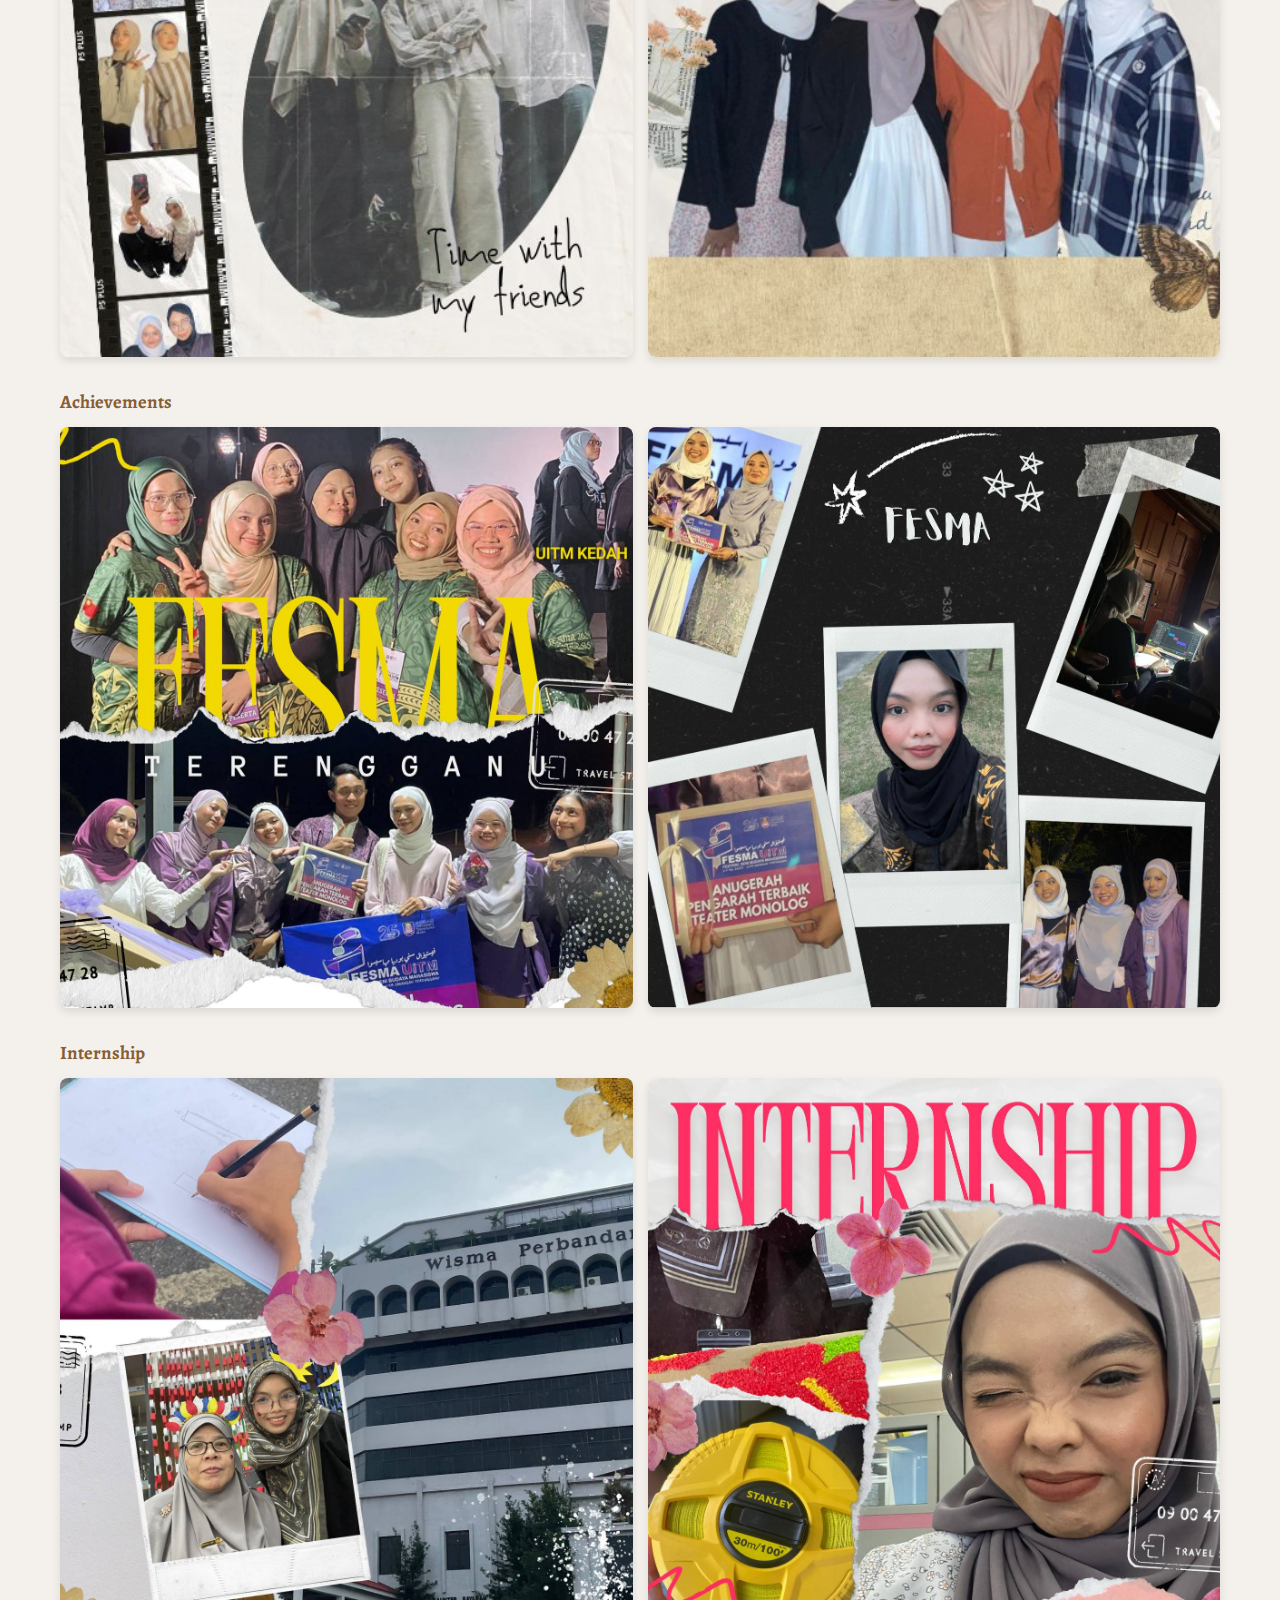
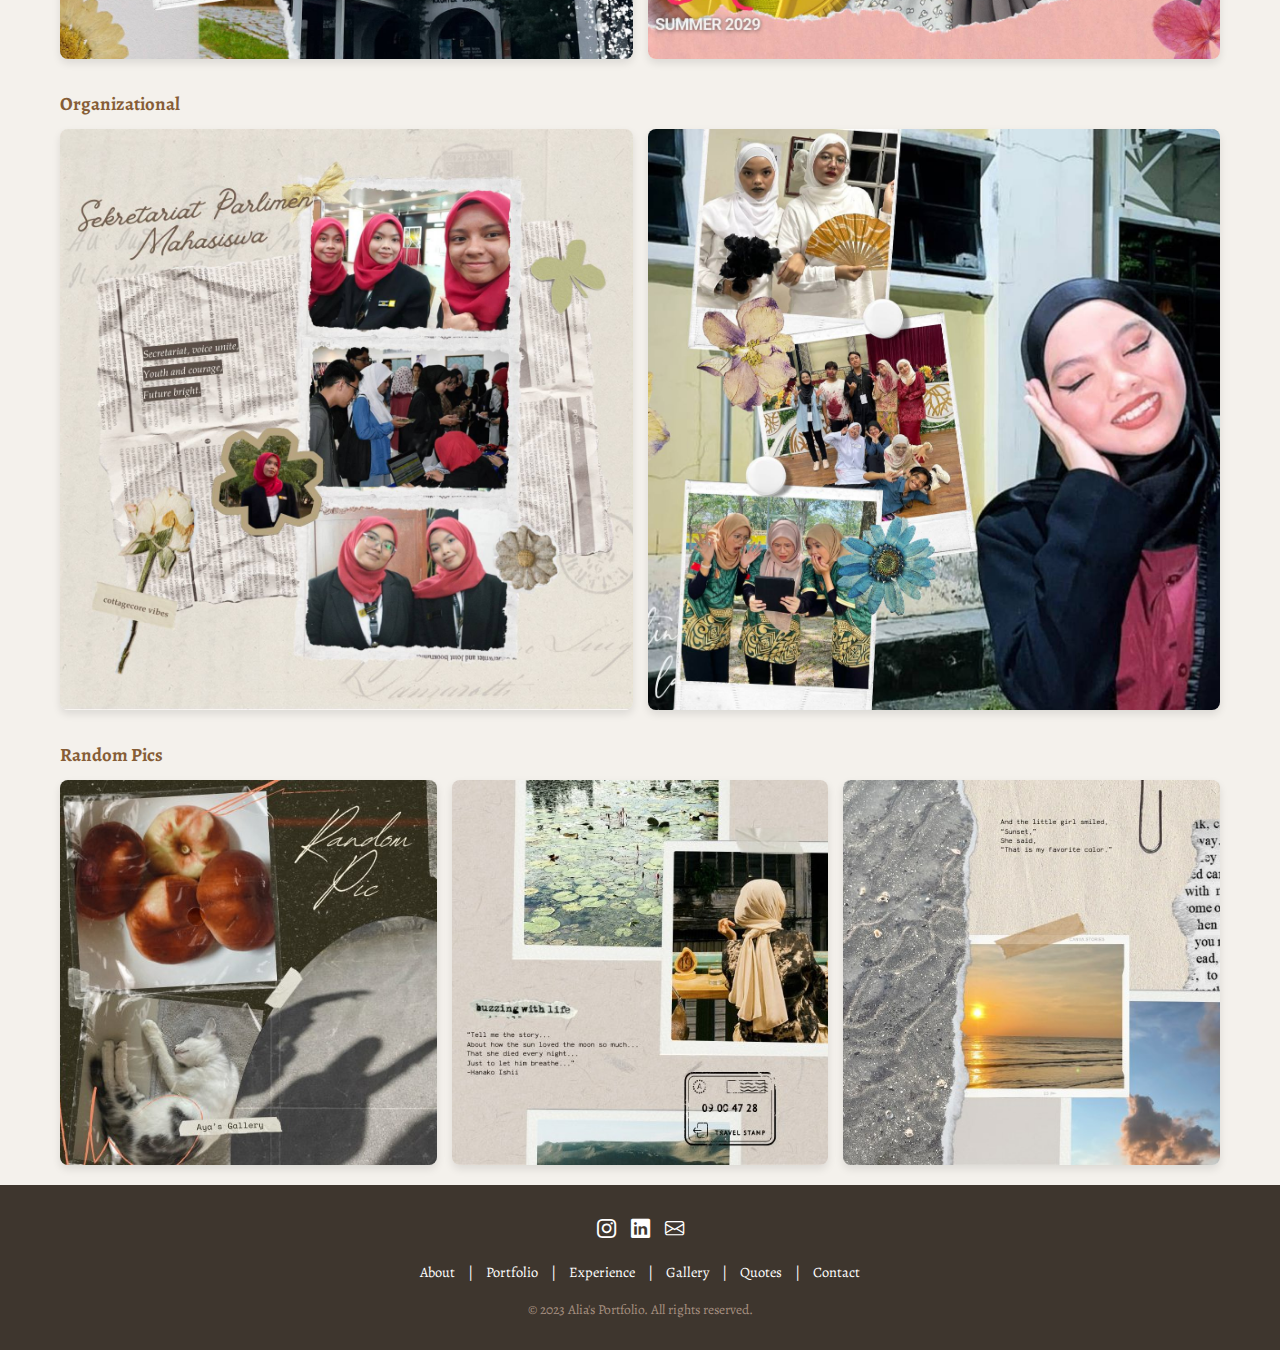
<file: gallery.html>
<!DOCTYPE html>
<html lang="en">

<head>
    <meta charset="UTF-8" />
    <meta name="viewport" content="width=device-width, initial-scale=1.0" />
    <title>Gallery - Alia's Portfolio</title>
    <link rel="stylesheet" href="styles.css" />
    <link
        href="https://fonts.googleapis.com/css2?family=Alegreya:wght@400;700&family=Alegreya+Sans:wght@900&display=swap"
        rel="stylesheet">
    <link rel="stylesheet" href="https://cdn.jsdelivr.net/npm/bootstrap-icons@1.10.5/font/bootstrap-icons.css">
    <style>
        * {
            margin: 0;
            padding: 0;
            box-sizing: border-box;
        }

        html,
        body {
            height: 100%;
        }

        body {
            display: flex;
            flex-direction: column;
            font-family: 'Alegreya', serif;
            line-height: 1.6;
            background-color: #f4f1ec;
            color: #3e362e;
            flex-grow: 1;
        }

        h2 {
            font-family: 'Alegreya Sans', sans-serif;
            font-weight: 900;
            color: #865d36;
            font-size: 2em;
            margin-bottom: 20px;
            text-align: center;
        }

        p {
            color: #666;
            margin-bottom: 30px;
        }

        .container {
            max-width: 1200px;
            margin: 0 auto;
            padding: 20px;
            flex-grow: 1;
        }

        h2 {
            color: #865d36;
            text-align: center;
            margin-bottom: 20px;
            font-size: 2em;
        }

        h3 {
            color: #865d36;
            margin-bottom: 10px;
        }

        p {
            text-align: center;
            margin-bottom: 40px;
            color: #666;
        }

        .gallery {
            display: grid;
            grid-template-columns: repeat(auto-fit, minmax(250px, 1fr));
            gap: 15px;
        }

        .gallery-item {
            position: relative;
            overflow: hidden;
            border-radius: 8px;
            box-shadow: 0 4px 8px rgba(0, 0, 0, 0.1);
        }

        .gallery-item img {
            width: 100%;
            height: 100%;
            object-fit: cover;
            transition: transform 0.3s ease;
        }

        .gallery-item:hover img {
            transform: scale(1.1);
        }

        .overlay {
            position: absolute;
            top: 0;
            left: 0;
            width: 100%;
            height: 100%;
            background: rgba(0, 0, 0, 0.5);
            color: #fff;
            display: flex;
            align-items: center;
            justify-content: center;
            opacity: 0;
            font-size: 1.2em;
            font-weight: bold;
            transition: opacity 0.3s ease;
        }

        .gallery-item:hover .overlay {
            opacity: 1;
        }
    </style>
</head>

<body>
    <nav class="navbar">
        <div class="logo">Alia's Portfolio</div>
        <div class="menu-icon" onclick="toggleMenu()">&#9776;</div>
        <ul id="navbar-links">
            <li><a href="about.html">About</a></li>
            <li><a href="portfolio.html">Portfolio</a></li>
            <li><a href="experience.html">Experience</a></li>
            <li><a href="gallery.html">Gallery</a></li>
            <li><a href="quotes.html">Quotes</a></li>
            <li><a href="contact.html">Contact</a></li>
        </ul>
    </nav>

    <div class="container">
        <h2>Gallery</h2>
        <p>
            Welcome to my collection of memories! This gallery holds snapshots of
            special moments with family, friends, and the places I've explored. Each
            picture tells a story, and I hope they bring a smile to you too. Enjoy
            the journey!
        </p>

        <!-- myself part -->
        <h3 style=" margin-bottom: 10px">Myself</h3>
        <div class="gallery">
            <div class="gallery-item">
                <img src="images/myself.jpg" alt="Myself Image 1" />
                <div class="overlay">Me</div>
            </div>
            <div class="gallery-item">
                <img src="images/myself2.jpg" alt="Myself Image 2" />
                <div class="overlay">Me</div>
            </div>
            <div class="gallery-item">
                <img src="images/myself3.jpg" alt="Myself Image 3" />
                <div class="overlay">Me</div>
            </div>
        </div>

        <h3 style=" margin-bottom: 10px">Family</h3>
        <div class="gallery">
            <div class="gallery-item">
                <img src="images/family.jpg" alt="Family Image 1" />
                <div class="overlay">Ayah</div>
            </div>
            <div class="gallery-item">
                <img src="images/family2.jpg" alt="Family Image 2" />
                <div class="overlay">Mak</div>
            </div>
            <div class="gallery-item">
                <img src="images/family3.jpg" alt="Family Image 3" />
                <div class="overlay">Keluarga</div>
            </div>
            <div class="gallery-item">
                <img src="images/family4.jpg" alt="Family Image 4" />
                <div class="overlay">Keluarga</div>
            </div>
            <div class="gallery-item">
                <img src="images/family5.jpg" alt="Family Image 5" />
                <div class="overlay">Keluarga</div>
            </div>
        </div>

        <h3 style=" margin-top: 30px; margin-bottom: 10px">
            Friends
        </h3>
        <div class="gallery">
            <div class="gallery-item">
                <img src="images/friends.jpg" alt="Friends Image 1" />
                <div class="overlay">Friends</div>
            </div>
            <div class="gallery-item">
                <img src="images/friends2.jpg" alt="Friends Image 2" />
                <div class="overlay">Friends</div>
            </div>
        </div>

        <!-- achievemnt -->
        <h3 style=" margin-top: 30px; margin-bottom: 10px">
            Achievements
        </h3>
        <div class="gallery">
            <div class="gallery-item">
                <img src="images/achievement.jpg" alt="Achievement Image 1" />
                <div class="overlay">Achievement</div>
            </div>
            <div class="gallery-item">
                <img src="images/achievement2.jpg" alt="Achievement Image 2" />
                <div class="overlay">Achievement</div>
            </div>
        </div>

        <!-- internship -->
        <h3 style=" margin-top: 30px; margin-bottom: 10px">
            Internship
        </h3>
        <div class="gallery">
            <div class="gallery-item">
                <img src="images/internship.jpg" alt="Internship Image 1" />
                <div class="overlay">Internship</div>
            </div>
            <div class="gallery-item">
                <img src="images/internship2.jpg" alt="Internship Image 2" />
                <div class="overlay">Internship</div>
            </div>
        </div>

        <!-- organizational -->
        <h3 style=" margin-top: 30px; margin-bottom: 10px">
            Organizational
        </h3>
        <div class="gallery">
            <div class="gallery-item">
                <img src="images/organizational.jpg" alt="Organizational Image 1" />
                <div class="overlay">Organizational</div>
            </div>
            <div class="gallery-item">
                <img src="images/organizational2.jpg" alt="Organizational Image 2" />
                <div class="overlay">Organizational</div>
            </div>
        </div>

        <h3 style=" margin-top: 30px; margin-bottom: 10px">
            Random Pics
        </h3>
        <div class="gallery">
            <div class="gallery-item">
                <img src="images/random1.jpg" alt="Random Image 1" />
                <div class="overlay">Random</div>
            </div>
            <div class="gallery-item">
                <img src="images/random2.jpg" alt="Random Image 2" />
                <div class="overlay">Random</div>
            </div>
            <div class="gallery-item">
                <img src="images/random3.jpg" alt="Random Image 3" />
                <div class="overlay">Random</div>
            </div>
        </div>
    </div>


    <footer class="footer">
        <div class="footer-content">
            <div class="social-icons">
                <a href="https://www.instagram.com/aya.rosly/profilecard/?igsh=Y2g1aW9saHU5emxi" target="_blank"
                    aria-label="Instagram">
                    <i class="bi bi-instagram"></i>
                </a>
                <a href="https://www.linkedin.com/in/alia-rosly-589a17259/" target="_blank" aria-label="LinkedIn">
                    <i class="bi bi-linkedin"></i>
                </a>
                <a href="mailto:aliarosly0004@gmail.com" aria-label="Email">
                    <i class="bi bi-envelope"></i>
                </a>
            </div>

            <div class="footer-links">
                <a href="about.html">About</a> |
                <a href="portfolio.html">Portfolio</a> |
                <a href="experience.html">Experience</a> |
                <a href="gallery.html">Gallery</a> |
                <a href="quotes.html">Quotes</a> |
                <a href="contact.html">Contact</a>
            </div>

            <div class="copyright">
                &copy; 2023 Alia's Portfolio. All rights reserved.
            </div>
        </div>
    </footer>

    <script>
        function toggleMenu() {
            const navbarLinks = document.getElementById("navbar-links");
            navbarLinks.classList.toggle("show");
        }
    </script>
</body>

</html>
</file>
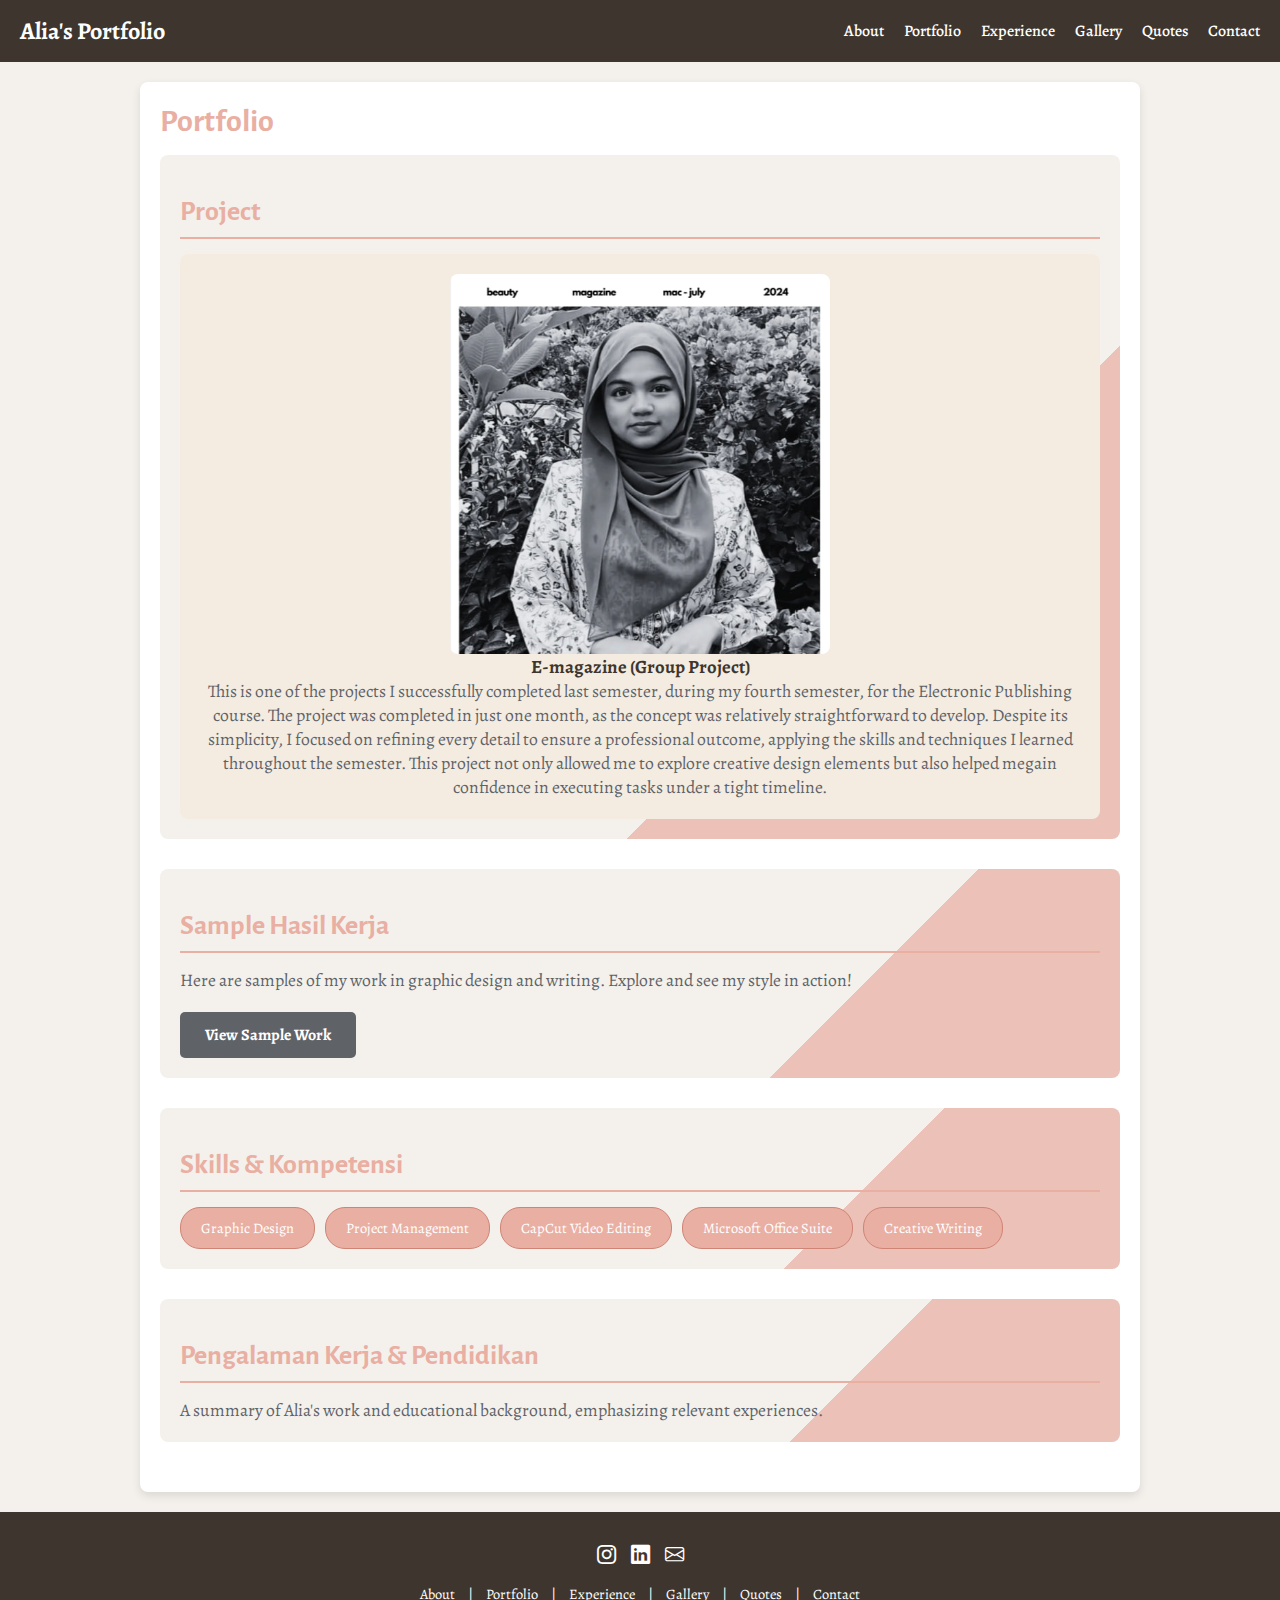
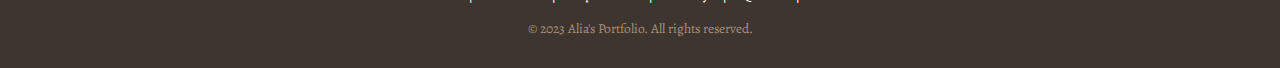
<file: portfolio.html>
<!DOCTYPE html>
<html lang="en">

<head>
  <meta charset="UTF-8" />
  <meta name="viewport" content="width=device-width, initial-scale=1.0" />
  <title>Portfolio</title>
  <link rel="stylesheet" href="styles.css" />
  <link href="https://fonts.googleapis.com/css2?family=Alegreya:wght@400;700&family=Alegreya+Sans:wght@900&display=swap"
    rel="stylesheet">
  <link rel="stylesheet" href="https://cdn.jsdelivr.net/npm/bootstrap-icons@1.10.5/font/bootstrap-icons.css">

  <style>
    * {
      margin: 0;
      padding: 0;
      box-sizing: border-box;
    }

    body {
      font-family: 'Alegreya', serif;
      background-color: #f4f1ec;
      color: #3e362e;
    }

    .container {
      width: 90%;
      max-width: 1000px;
      margin: 20px auto;
      padding: 20px;
      background-color: #ffffff;
      border-radius: 8px;
      box-shadow: 0 4px 10px rgba(0, 0, 0, 0.1);
      transition: transform 0.2s ease-in;
    }

    h1,
    h2 {
      font-family: 'Alegreya Sans', sans-serif;
      color: #E9AFA3;
      margin-bottom: 15px;
    }

    h2 {
      font-size: 1.75em;
      border-bottom: 2px solid #E9AFA3;
      padding-bottom: 8px;
      margin-top: 20px;
    }

    .section {
      margin-bottom: 30px;
      padding: 20px;
      background: linear-gradient(135deg, #f4f1ec 70%, #ebc1b8 30%);
      border-radius: 8px;
    }

    .section p {
      color: #5F6368;
      font-size: 1.1em;
    }

    .project-grid {
      display: grid;
      grid-template-columns: repeat(auto-fit, minmax(250px, 1fr));
      gap: 20px;
    }

    .project-item {
      background-color: #F4ECE1;
      padding: 20px;
      border-radius: 8px;
      text-align: center;
      transition: transform 0.3s ease, box-shadow 0.3s ease;
    }

    .project-item:hover {
      box-shadow: 0 8px 16px rgba(0, 0, 0, 0.2);
    }

    .project-image {
      width: 380px;
      height: 380px;
      background-position: center;
      background-size: cover;
      border-radius: 8px;
      margin-bottom: 15px;
      transition: transform 0.3s ease;

      /* Centering the image */
      display: block;
      margin: 0 auto;
    }

    .project-image:hover {
      transform: scale(1.05);
    }

    .skills-list {
      display: flex;
      flex-wrap: wrap;
      gap: 10px;
      margin-top: 10px;
    }

    .skill-item {
      background-color: #E9AFA3;
      color: #ffffff;
      padding: 10px 20px;
      border-radius: 20px;
      font-size: 0.9em;
      transition: background-color 0.3s ease;
      border: 1px solid #d08475;
    }

    .skill-item:hover {
      background-color: #d18c7a;
    }

    .btn {
      display: inline-block;
      padding: 12px 25px;
      color: #ffffff;
      background-color: #5F6368;
      border: none;
      border-radius: 5px;
      text-decoration: none;
      transition: background-color 0.3s ease;
      font-weight: bold;
      margin-top: 20px;
    }

    .btn:hover {
      background-color: #343A40;
    }
  </style>
</head>

<body>
  <nav class="navbar">
    <div class="logo">Alia's Portfolio</div>
    <div class="menu-icon" onclick="toggleMenu()">&#9776;</div>
    <ul id="navbar-links">
      <li><a href="about.html">About</a></li>
      <li><a href="portfolio.html">Portfolio</a></li>
      <li><a href="experience.html">Experience</a></li>
      <li><a href="gallery.html">Gallery</a></li>
      <li><a href="quotes.html">Quotes</a></li>
      <li><a href="contact.html">Contact</a></li>
    </ul>
  </nav>

  <div class="container">
    <h1>Portfolio</h1>

    <div class="section">
      <h2>Project</h2>
      <div class="project-grid">
        <div class="project-item">
          <div class="project-image" style="background-image: url('images/magazine_cover.jpg')"></div>
          <h3>E-magazine (Group Project)</h3>
          <p>
            This is one of the projects I successfully completed last semester, during my fourth semester, for
            the Electronic Publishing course. The project was completed in just one month, as the concept
            was relatively straightforward to develop. Despite its simplicity, I focused on refining every detail
            to ensure a professional outcome, applying the skills and techniques I learned throughout the
            semester. This project not only allowed me to explore creative design elements but also helped
            megain confidence in executing tasks under a tight timeline.
          </p>
        </div>
      </div>
    </div>

    <div class="section">
      <h2>Sample Hasil Kerja</h2>
      <p>Here are samples of my work in graphic design and writing. Explore and see my style in action!</p>
      <a href="sample-work.pdf" class="btn" target="_blank">View Sample Work</a>
    </div>

    <div class="section">
      <h2>Skills & Kompetensi</h2>
      <div class="skills-list">
        <div class="skill-item">Graphic Design</div>
        <div class="skill-item">Project Management</div>
        <div class="skill-item">CapCut Video Editing</div>
        <div class="skill-item">Microsoft Office Suite</div>
        <div class="skill-item">Creative Writing</div>
      </div>
    </div>

    <div class="section">
      <h2>Pengalaman Kerja & Pendidikan</h2>
      <p>A summary of Alia's work and educational background, emphasizing relevant experiences.</p>
    </div>
  </div>

  <footer class="footer">
    <div class="footer-content">
      <div class="social-icons">
        <a href="https://www.instagram.com/aya.rosly/profilecard/?igsh=Y2g1aW9saHU5emxi" target="_blank"
          aria-label="Instagram">
          <i class="bi bi-instagram"></i>
        </a>
        <a href="https://www.linkedin.com/in/alia-rosly-589a17259/" target="_blank" aria-label="LinkedIn">
          <i class="bi bi-linkedin"></i>
        </a>
        <a href="mailto:aliarosly0004@gmail.com" aria-label="Email">
          <i class="bi bi-envelope"></i>
        </a>
      </div>

      <div class="footer-links">
        <a href="about.html">About</a> |
        <a href="portfolio.html">Portfolio</a> |
        <a href="experience.html">Experience</a> |
        <a href="gallery.html">Gallery</a> |
        <a href="quotes.html">Quotes</a> |
        <a href="contact.html">Contact</a>
      </div>
      <div class="copyright">
        &copy; 2023 Alia's Portfolio. All rights reserved.
      </div>
    </div>
  </footer>

  <script>
    function toggleMenu() {
      const navbarLinks = document.getElementById("navbar-links");
      navbarLinks.classList.toggle("show");
    }
  </script>
</body>

</html>
</file>
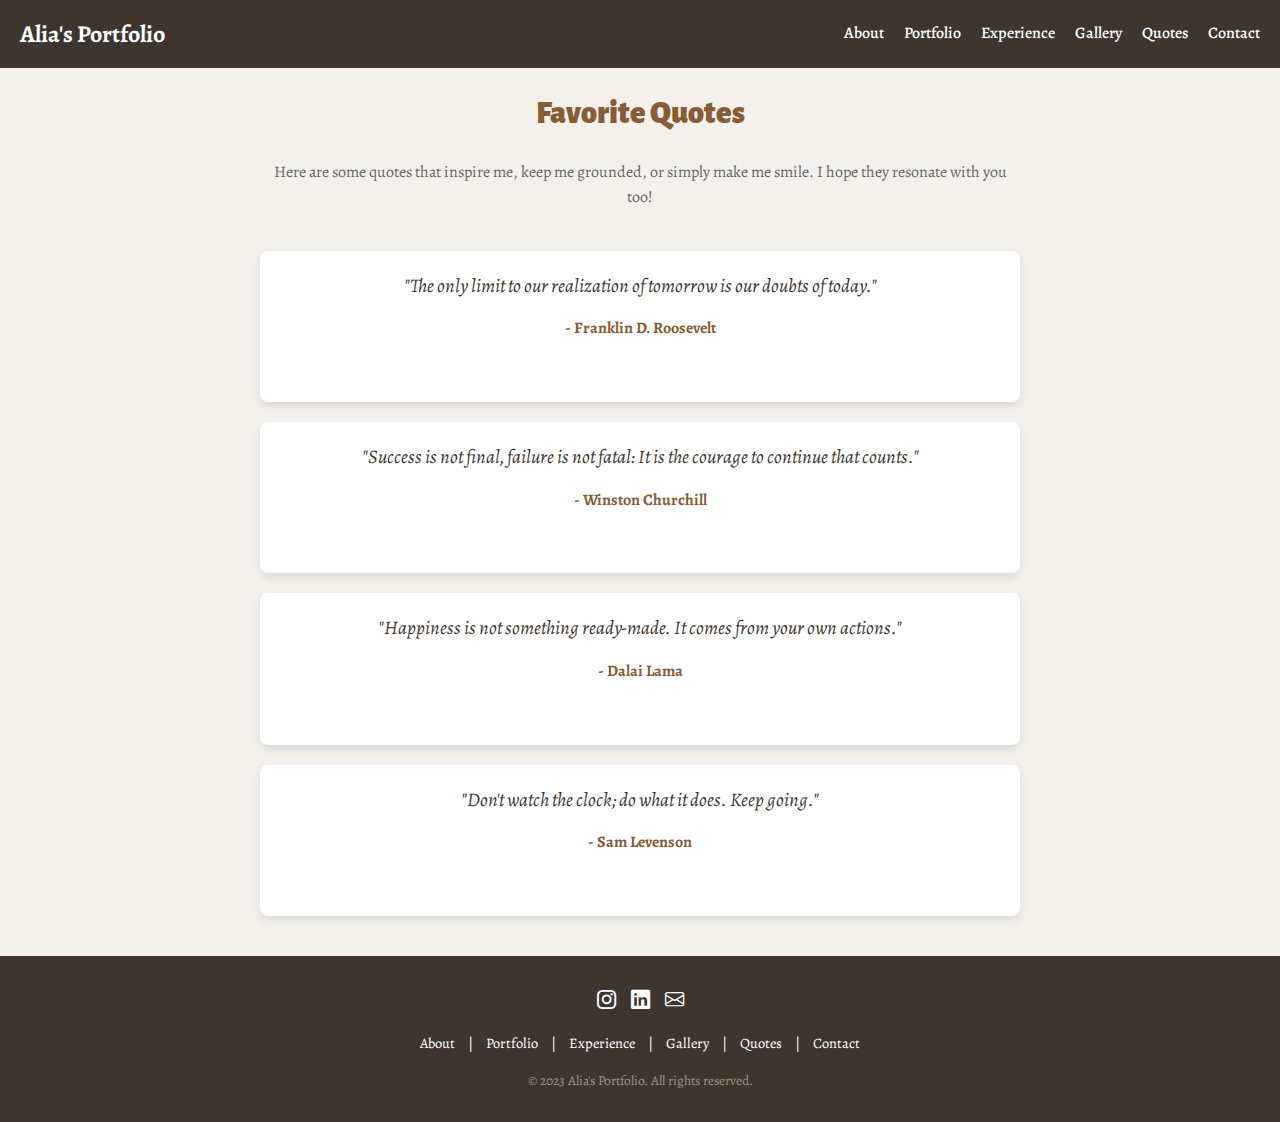
<file: quotes.html>
<!DOCTYPE html>
<html lang="en">

<head>
    <meta charset="UTF-8">
    <meta name="viewport" content="width=device-width, initial-scale=1.0">
    <title>Favorite Quotes - Alia's Portfolio</title>
    <link rel="stylesheet" href="styles.css" />
    <link
        href="https://fonts.googleapis.com/css2?family=Alegreya:wght@400;700&family=Alegreya+Sans:wght@900&display=swap"
        rel="stylesheet">
    <link rel="stylesheet" href="https://cdn.jsdelivr.net/npm/bootstrap-icons@1.10.5/font/bootstrap-icons.css">
    <style>
        * {
            margin: 0;
            padding: 0;
            box-sizing: border-box;
        }

        body {
            font-family: 'Alegreya', serif;
            line-height: 1.6;
            background-color: #f4f1ec;
            color: #3e362e;
        }

        .container {
            max-width: 800px;
            margin: 0 auto;
            padding: 20px;
            text-align: center;
        }

        h2 {
            font-family: 'Alegreya Sans', sans-serif;
            font-weight: 900;
            color: #865d36;
            font-size: 2em;
            margin-bottom: 20px;
            text-align: center;
        }

        p {
            color: #666;
            margin-bottom: 40px;
        }

        .quote-card {
            background-color: #fff;
            padding: 20px;
            border-radius: 8px;
            box-shadow: 0 4px 8px rgba(0, 0, 0, 0.1);
            margin-bottom: 20px;
            transition: transform 0.3s ease, box-shadow 0.3s ease;
        }

        .quote-card:hover {
            transform: translateY(-5px);
            box-shadow: 0 8px 16px rgba(0, 0, 0, 0.2);
        }

        .quote-text {
            font-style: italic;
            font-size: 1.2em;
            color: #3e362e;
            margin-bottom: 15px;
        }

        .quote-author {
            font-weight: bold;
            color: #865d36;
            font-size: 1em;
        }
    </style>
</head>

<body>

    <nav class="navbar">
        <div class="logo">Alia's Portfolio</div>
        <div class="menu-icon" onclick="toggleMenu()">&#9776;</div>
        <ul id="navbar-links">
            <li><a href="about.html">About</a></li>
            <li><a href="portfolio.html">Portfolio</a></li>
            <li><a href="experience.html">Experience</a></li>
            <li><a href="gallery.html">Gallery</a></li>
            <li><a href="quotes.html">Quotes</a></li>
            <li><a href="contact.html">Contact</a></li>
        </ul>
    </nav>

    <div class="container">
        <h2>Favorite Quotes</h2>
        <p>Here are some quotes that inspire me, keep me grounded, or simply make me smile. I hope they resonate with
            you too!</p>

        <div class="quote-card">
            <p class="quote-text">"The only limit to our realization of tomorrow is our doubts of today."</p>
            <p class="quote-author">- Franklin D. Roosevelt</p>
        </div>

        <div class="quote-card">
            <p class="quote-text">"Success is not final, failure is not fatal: It is the courage to continue that
                counts."</p>
            <p class="quote-author">- Winston Churchill</p>
        </div>

        <div class="quote-card">
            <p class="quote-text">"Happiness is not something ready-made. It comes from your own actions."</p>
            <p class="quote-author">- Dalai Lama</p>
        </div>

        <div class="quote-card">
            <p class="quote-text">"Don't watch the clock; do what it does. Keep going."</p>
            <p class="quote-author">- Sam Levenson</p>
        </div>
    </div>

    <footer class="footer">
        <div class="footer-content">
            <div class="social-icons">
                <a href="https://www.instagram.com/aya.rosly/profilecard/?igsh=Y2g1aW9saHU5emxi" target="_blank"
                    aria-label="Instagram">
                    <i class="bi bi-instagram"></i>
                </a>
                <a href="https://www.linkedin.com/in/alia-rosly-589a17259/" target="_blank" aria-label="LinkedIn">
                    <i class="bi bi-linkedin"></i>
                </a>
                <a href="mailto:aliarosly0004@gmail.com" aria-label="Email">
                    <i class="bi bi-envelope"></i>
                </a>
            </div>

            <div class="footer-links">
                <a href="about.html">About</a> |
                <a href="portfolio.html">Portfolio</a> |
                <a href="experience.html">Experience</a> |
                <a href="gallery.html">Gallery</a> |
                <a href="quotes.html">Quotes</a> |
                <a href="contact.html">Contact</a>
            </div>

            <div class="copyright">
                &copy; 2023 Alia's Portfolio. All rights reserved.
            </div>
        </div>
    </footer>

    <script>
        function toggleMenu() {
            const navbarLinks = document.getElementById("navbar-links");
            navbarLinks.classList.toggle("show");
        }
    </script>
</body>

</html>
</file>
<file: styles.css>
/* Navbar styling */
.navbar {
  width: 100%;
  background-color: #3e362e; /* Dark brown */
  color: #fff;
  padding: 15px 20px;
  display: flex;
  align-items: center;
  justify-content: space-between;
  z-index: 1000;
}
.navbar .logo {
  font-size: 1.5em;
  font-weight: bold;
}
.navbar ul {
  display: flex;
  list-style: none;
}
.navbar ul li {
  margin-left: 20px;
}
/* Link hover effect */
.navbar ul li a {
  text-decoration: none;
  color: #fff;
  font-weight: 500;
  position: relative;
  padding-bottom: 5px;
  transition: color 0.3s ease;
}
.navbar ul li a::after {
  content: "";
  position: absolute;
  left: 0;
  bottom: 0;
  width: 0;
  height: 2px;
  background-color: #865d36; /* Muted brown */
  transition: width 0.3s ease;
}
.navbar ul li a:hover {
  color: #93785b; /* Light brown */
}
.navbar ul li a:hover::after {
  width: 100%;
}
/* Responsive menu for mobile view */
.navbar .menu-icon {
  display: none;
  font-size: 1.5em;
  cursor: pointer;
}
/* Toggle menu styling */
@media (max-width: 768px) {
  .navbar ul {
    display: none;
    flex-direction: column;
    background-color: #3e362e; /* Dark brown */
    position: absolute;
    top: 60px;
    right: 20px;
    width: 200px;
    padding: 20px;
    border-radius: 8px;
  }
  .navbar ul li {
    margin: 10px 0;
  }
  .navbar .menu-icon {
    display: block;
  }
  .navbar ul.show {
    display: flex;
  }
}

/* Footer styling */
.footer {
  background-color: #3e362e; /* Dark brown */
  color: #fff;
  padding: 30px 20px;
  text-align: center;
  margin-top: auto; /* Pushes footer to the bottom */
}
.footer-content {
  max-width: 1200px;
  margin: 0 auto;
}
.footer .social-icons {
  display: flex;
  justify-content: center;
  gap: 15px;
  margin-bottom: 15px;
}
.footer .social-icons a {
  color: #fff;
  font-size: 1.2em;
  text-decoration: none;
  transition: color 0.3s ease;
}
.footer .social-icons a:hover {
  color: #ac8968; /* Light muted brown */
}
.footer .footer-links {
  margin: 15px 0;
  font-size: 0.9em;
}
.footer .footer-links a {
  color: #fff;
  margin: 0 10px;
  text-decoration: none;
  transition: color 0.3s ease;
}
.footer .footer-links a:hover {
  color: #ac8968; /* Light muted brown */
}
.footer .copyright {
  font-size: 0.85em;
  margin-top: 15px;
  color: #a69080; /* Light tan */
}

/* footer image */
.footer img {
  width: 50px;
  margin: 0 auto;
  display: block;
}
</file>
